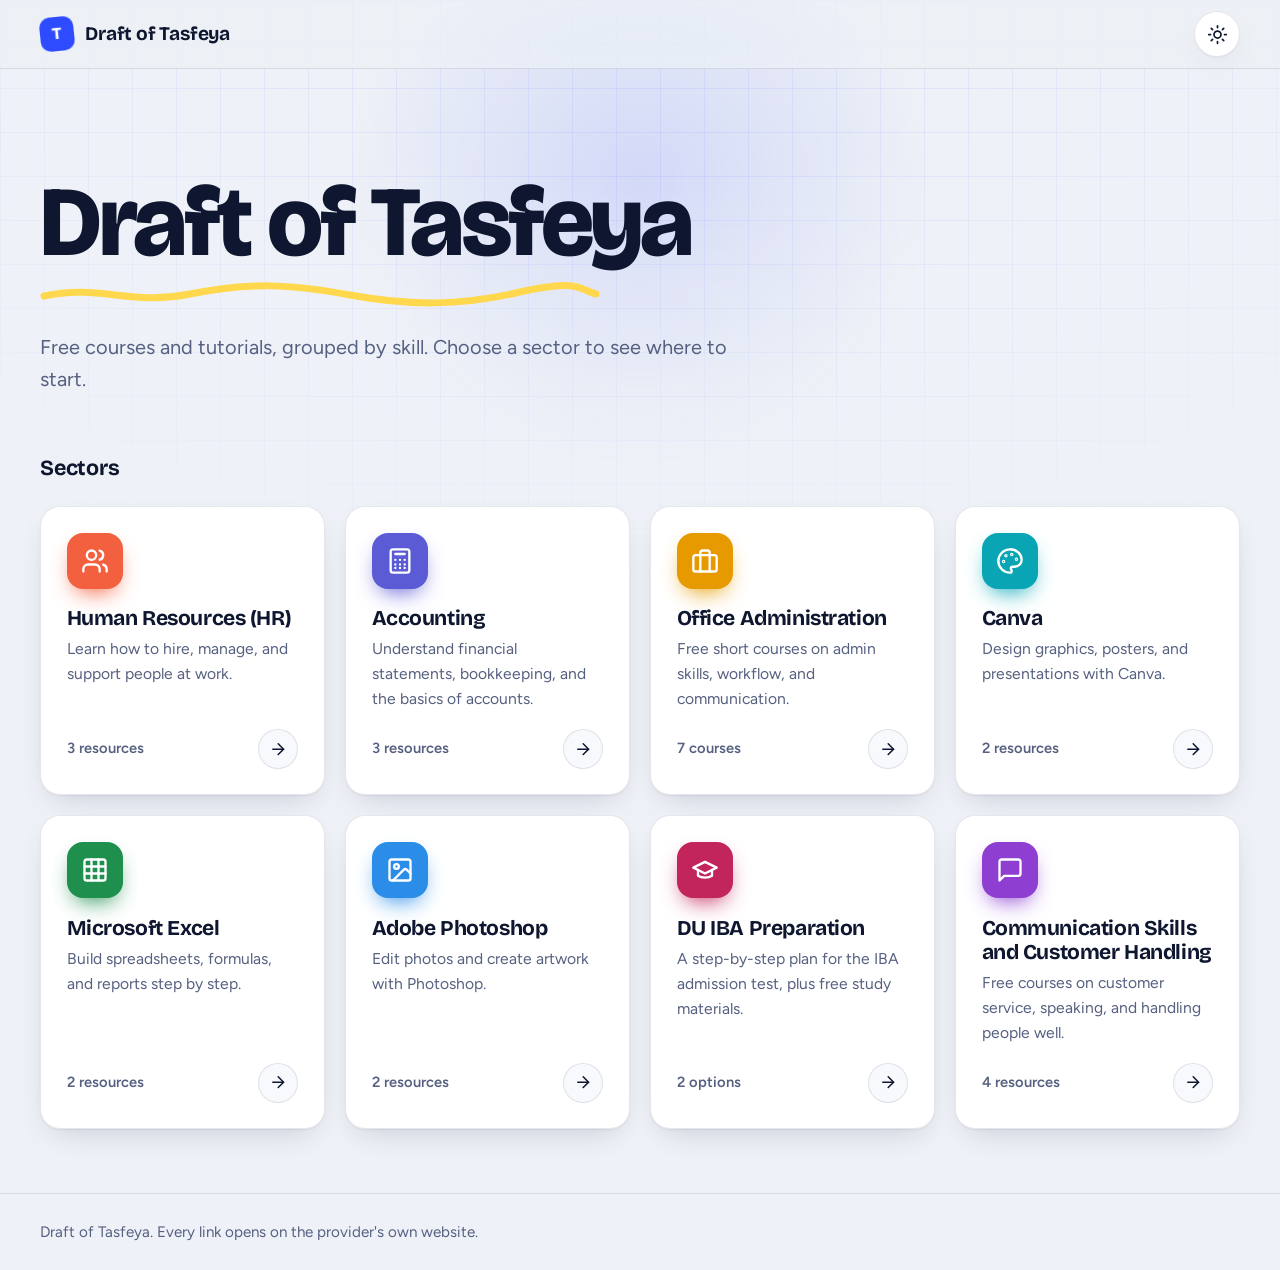
<file: tasfeya/index.html>
<!DOCTYPE html>
<html lang="en" data-theme="light">
<head>
<meta charset="utf-8">
<meta name="viewport" content="width=device-width, initial-scale=1, viewport-fit=cover">
<title>Draft of Tasfeya</title>
<meta name="description" content="Free courses and tutorials for HR, accounting, office administration, Canva, Excel, and Photoshop.">
<meta name="theme-color" content="#eef1f7" media="(prefers-color-scheme: light)">
<meta name="theme-color" content="#0a0e1f" media="(prefers-color-scheme: dark)">
<link rel="icon" href="data:image/svg+xml,%3Csvg xmlns='http://www.w3.org/2000/svg' viewBox='0 0 32 32'%3E%3Crect width='32' height='32' rx='9' fill='%232f4bff'/%3E%3Ctext x='16' y='23' font-family='Arial' font-weight='800' font-size='20' text-anchor='middle' fill='white'%3ET%3C/text%3E%3C/svg%3E">
<link rel="preconnect" href="https://fonts.googleapis.com">
<link rel="preconnect" href="https://fonts.gstatic.com" crossorigin>
<link href="https://fonts.googleapis.com/css2?family=Bricolage+Grotesque:opsz,wght@12..96,500;12..96,600;12..96,700;12..96,800&family=Figtree:wght@400;500;600;700&display=swap" rel="stylesheet">
<script>
(function(){var t;try{t=localStorage.getItem('tasfeya-theme')}catch(e){}
if(!t)t=window.matchMedia('(prefers-color-scheme: dark)').matches?'dark':'light';
document.documentElement.setAttribute('data-theme',t);})();
</script>
<link rel="stylesheet" href="css/style.css">
</head>
<body>
<div class="bg" aria-hidden="true"></div>
<header class="site-header">
  <div class="wrap bar">
    <a class="brand" href="index.html" aria-label="Draft of Tasfeya home"><span class="brand-mark">T</span><span>Draft of Tasfeya</span></a>
    <button class="theme-toggle" type="button" aria-label="Switch color mode"><svg class="icon sun" viewBox="0 0 24 24" aria-hidden="true"><circle cx="12" cy="12" r="4"/><path d="M12 2v2M12 20v2M4.93 4.93l1.41 1.41M17.66 17.66l1.41 1.41M2 12h2M20 12h2M4.93 19.07l1.41-1.41M17.66 6.34l1.41-1.41"/></svg><svg class="icon moon" viewBox="0 0 24 24" aria-hidden="true"><path d="M12 3a6 6 0 0 0 9 9 9 9 0 1 1-9-9Z"/></svg></button>
  </div>
</header>
<main>
  <section class="hero wrap">
    <h1>Draft of Tasfeya</h1>
    <svg class="squiggle" viewBox="0 0 560 24" preserveAspectRatio="none" aria-hidden="true"><path d="M4 14 C 60 2, 90 24, 150 12 S 250 2, 310 13 S 420 24, 480 10 S 540 8, 556 12"/></svg>
    <p class="lead">Free courses and tutorials, grouped by skill. Choose a sector to see where to start.</p>
  </section>
  <section class="wrap" aria-labelledby="sectors-h">
    <h2 class="section-title" id="sectors-h">Sectors</h2>
    <div class="sectors">
      <a class="sector" href="hr.html" style="--c:#f2603f;--i:0">
        <span class="tile"><svg class="icon" viewBox="0 0 24 24" aria-hidden="true"><path d="M16 21v-2a4 4 0 0 0-4-4H6a4 4 0 0 0-4 4v2"/><circle cx="9" cy="7" r="4"/><path d="M22 21v-2a4 4 0 0 0-3-3.87"/><path d="M16 3.13a4 4 0 0 1 0 7.75"/></svg></span>
        <div><h3>Human Resources (HR)</h3><p>Learn how to hire, manage, and support people at work.</p></div>
        <div class="sector-foot"><span>3 resources</span><span class="go"><svg class="icon" viewBox="0 0 24 24" aria-hidden="true"><path d="M5 12h14"/><path d="m12 5 7 7-7 7"/></svg></span></div>
      </a>
      <a class="sector" href="acc.html" style="--c:#5b5bd6;--i:1">
        <span class="tile"><svg class="icon" viewBox="0 0 24 24" aria-hidden="true"><rect x="4" y="2" width="16" height="20" rx="2"/><path d="M8 6h8"/><path d="M8 11h.01M12 11h.01M16 11h.01M8 15h.01M12 15h.01M16 15h.01M8 18h.01M12 18h.01M16 18h.01"/></svg></span>
        <div><h3>Accounting</h3><p>Understand financial statements, bookkeeping, and the basics of accounts.</p></div>
        <div class="sector-foot"><span>3 resources</span><span class="go"><svg class="icon" viewBox="0 0 24 24" aria-hidden="true"><path d="M5 12h14"/><path d="m12 5 7 7-7 7"/></svg></span></div>
      </a>
      <a class="sector" href="ofad.html" style="--c:#e69a00;--i:2">
        <span class="tile"><svg class="icon" viewBox="0 0 24 24" aria-hidden="true"><rect x="2" y="7" width="20" height="14" rx="2"/><path d="M16 21V5a2 2 0 0 0-2-2h-4a2 2 0 0 0-2 2v16"/></svg></span>
        <div><h3>Office Administration</h3><p>Free short courses on admin skills, workflow, and communication.</p></div>
        <div class="sector-foot"><span>7 courses</span><span class="go"><svg class="icon" viewBox="0 0 24 24" aria-hidden="true"><path d="M5 12h14"/><path d="m12 5 7 7-7 7"/></svg></span></div>
      </a>
      <a class="sector" href="canva.html" style="--c:#0aa5b5;--i:3">
        <span class="tile"><svg class="icon" viewBox="0 0 24 24" aria-hidden="true"><circle cx="13.5" cy="6.5" r=".5"/><circle cx="17.5" cy="10.5" r=".5"/><circle cx="8.5" cy="7.5" r=".5"/><circle cx="6.5" cy="12.5" r=".5"/><path d="M12 2C6.5 2 2 6.5 2 12s4.5 10 10 10c.93 0 1.5-.67 1.5-1.5 0-.39-.15-.74-.39-1.04-.23-.29-.38-.63-.38-1.04 0-.83.67-1.5 1.5-1.5H16c3.31 0 6-2.69 6-6 0-4.96-4.5-9-10-9z"/></svg></span>
        <div><h3>Canva</h3><p>Design graphics, posters, and presentations with Canva.</p></div>
        <div class="sector-foot"><span>2 resources</span><span class="go"><svg class="icon" viewBox="0 0 24 24" aria-hidden="true"><path d="M5 12h14"/><path d="m12 5 7 7-7 7"/></svg></span></div>
      </a>
      <a class="sector" href="msx.html" style="--c:#1f8f4e;--i:4">
        <span class="tile"><svg class="icon" viewBox="0 0 24 24" aria-hidden="true"><rect x="3" y="3" width="18" height="18" rx="2"/><path d="M3 9h18M3 15h18M9 3v18M15 3v18"/></svg></span>
        <div><h3>Microsoft Excel</h3><p>Build spreadsheets, formulas, and reports step by step.</p></div>
        <div class="sector-foot"><span>2 resources</span><span class="go"><svg class="icon" viewBox="0 0 24 24" aria-hidden="true"><path d="M5 12h14"/><path d="m12 5 7 7-7 7"/></svg></span></div>
      </a>
      <a class="sector" href="adobe.html" style="--c:#2b8de8;--i:5">
        <span class="tile"><svg class="icon" viewBox="0 0 24 24" aria-hidden="true"><rect x="3" y="3" width="18" height="18" rx="2"/><circle cx="9" cy="9" r="2"/><path d="m21 15-3.09-3.09a2 2 0 0 0-2.82 0L6 21"/></svg></span>
        <div><h3>Adobe Photoshop</h3><p>Edit photos and create artwork with Photoshop.</p></div>
        <div class="sector-foot"><span>2 resources</span><span class="go"><svg class="icon" viewBox="0 0 24 24" aria-hidden="true"><path d="M5 12h14"/><path d="m12 5 7 7-7 7"/></svg></span></div>
      </a>
      <a class="sector" href="iba.html" style="--c:#c2255c;--i:6">
        <span class="tile"><svg class="icon" viewBox="0 0 24 24" aria-hidden="true"><path d="M22 10 12 5 2 10l10 5 10-5Z"/><path d="M6 12v5c3 2 9 2 12 0v-5"/></svg></span>
        <div><h3>DU IBA Preparation</h3><p>A step-by-step plan for the IBA admission test, plus free study materials.</p></div>
        <div class="sector-foot"><span>2 options</span><span class="go"><svg class="icon" viewBox="0 0 24 24" aria-hidden="true"><path d="M5 12h14"/><path d="m12 5 7 7-7 7"/></svg></span></div>
      </a>
      <a class="sector" href="csch.html" style="--c:#8e3fd1;--i:7">
        <span class="tile"><svg class="icon" viewBox="0 0 24 24" aria-hidden="true"><path d="M21 15a2 2 0 0 1-2 2H7l-4 4V5a2 2 0 0 1 2-2h14a2 2 0 0 1 2 2z"/></svg></span>
        <div><h3>Communication Skills and Customer Handling</h3><p>Free courses on customer service, speaking, and handling people well.</p></div>
        <div class="sector-foot"><span>4 resources</span><span class="go"><svg class="icon" viewBox="0 0 24 24" aria-hidden="true"><path d="M5 12h14"/><path d="m12 5 7 7-7 7"/></svg></span></div>
      </a>
    </div>
  </section>
</main>
<footer class="site-footer"><div class="wrap">Draft of Tasfeya. Every link opens on the provider's own website.</div></footer>
<script src="js/main.js"></script>
</body>
</html>
</file>
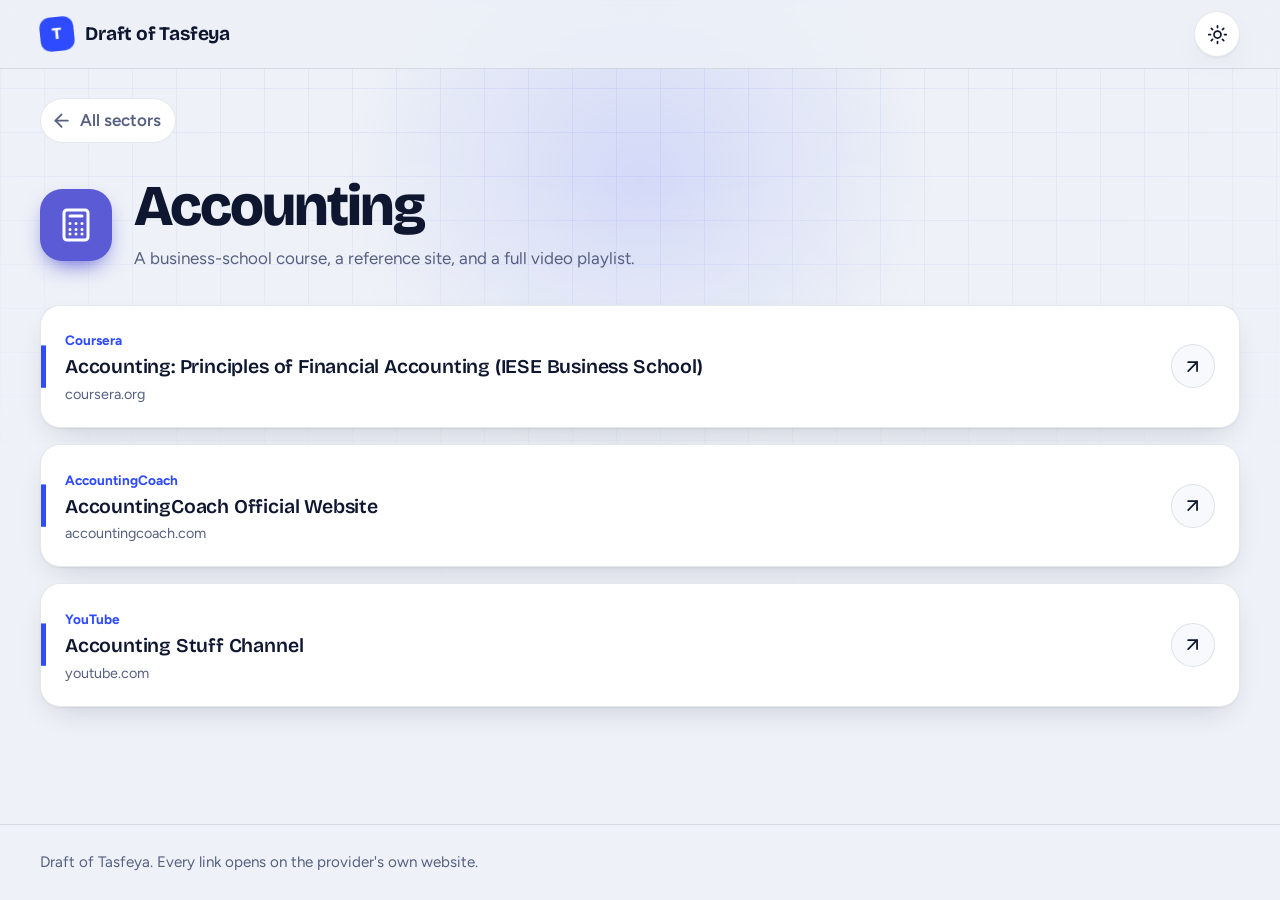
<file: tasfeya/acc.html>
<!DOCTYPE html>

<html lang="en" data-theme="light">
<head>
<meta charset="utf-8">
<meta name="viewport" content="width=device-width, initial-scale=1, viewport-fit=cover">
<title>Accounting | Draft of Tasfeya</title>
<meta name="description" content="Understand financial statements, bookkeeping, and the basics of accounts.">
<meta name="theme-color" content="#eef1f7" media="(prefers-color-scheme: light)">
<meta name="theme-color" content="#0a0e1f" media="(prefers-color-scheme: dark)">
<link rel="icon" href="data:image/svg+xml,%3Csvg xmlns='http://www.w3.org/2000/svg' viewBox='0 0 32 32'%3E%3Crect width='32' height='32' rx='9' fill='%232f4bff'/%3E%3Ctext x='16' y='23' font-family='Arial' font-weight='800' font-size='20' text-anchor='middle' fill='white'%3ET%3C/text%3E%3C/svg%3E">
<link rel="preconnect" href="https://fonts.googleapis.com">
<link rel="preconnect" href="https://fonts.gstatic.com" crossorigin>
<link href="https://fonts.googleapis.com/css2?family=Bricolage+Grotesque:opsz,wght@12..96,500;12..96,600;12..96,700;12..96,800&family=Figtree:wght@400;500;600;700&display=swap" rel="stylesheet">
<script>
(function(){var t;try{t=localStorage.getItem('tasfeya-theme')}catch(e){}
if(!t)t=window.matchMedia('(prefers-color-scheme: dark)').matches?'dark':'light';
document.documentElement.setAttribute('data-theme',t);})();
</script>
<link rel="stylesheet" href="css/style.css">
</head>
<body>
<div class="bg" aria-hidden="true"></div>
<header class="site-header">
  <div class="wrap bar">
    <a class="brand" href="index.html" aria-label="Draft of Tasfeya home"><span class="brand-mark">T</span><span>Draft of Tasfeya</span></a>
    <button class="theme-toggle" type="button" aria-label="Switch color mode"><svg class="icon sun" viewBox="0 0 24 24" aria-hidden="true"><circle cx="12" cy="12" r="4"/><path d="M12 2v2M12 20v2M4.93 4.93l1.41 1.41M17.66 17.66l1.41 1.41M2 12h2M20 12h2M4.93 19.07l1.41-1.41M17.66 6.34l1.41-1.41"/></svg><svg class="icon moon" viewBox="0 0 24 24" aria-hidden="true"><path d="M12 3a6 6 0 0 0 9 9 9 9 0 1 1-9-9Z"/></svg></button>
  </div>
</header>
<main class="wrap">
  <a class="back" href="index.html"><svg class="icon" viewBox="0 0 24 24" aria-hidden="true"><path d="M19 12H5"/><path d="m12 19-7-7 7-7"/></svg><span>All sectors</span></a>
  <section class="page-hero" style="--c:#5b5bd6">
    <span class="tile"><svg class="icon" viewBox="0 0 24 24" aria-hidden="true"><rect x="4" y="2" width="16" height="20" rx="2"/><path d="M8 6h8"/><path d="M8 11h.01M12 11h.01M16 11h.01M8 15h.01M12 15h.01M16 15h.01M8 18h.01M12 18h.01M16 18h.01"/></svg></span>
    <div><h1>Accounting</h1><p>A business-school course, a reference site, and a full video playlist.</p></div>
  </section>
  <section style="--c:#5b5bd6" aria-label="Resources">
    <div class="resources">
      <a class="resource" href="https://www.coursera.org/learn/financial-accounting" target="_blank" rel="noopener noreferrer" style="--i:0">
        <div class="res-body"><span class="provider">Coursera</span><h2 class="res-title">Accounting: Principles of Financial Accounting (IESE Business School)</h2><p class="res-host">coursera.org</p></div>
        <span class="open-ico"><svg class="icon" viewBox="0 0 24 24" aria-hidden="true"><path d="M7 17 17 7"/><path d="M7 7h10v10"/></svg></span>
      </a>
      <a class="resource" href="https://www.accountingcoach.com/" target="_blank" rel="noopener noreferrer" style="--i:1">
        <div class="res-body"><span class="provider">AccountingCoach</span><h2 class="res-title">AccountingCoach Official Website</h2><p class="res-host">accountingcoach.com</p></div>
        <span class="open-ico"><svg class="icon" viewBox="0 0 24 24" aria-hidden="true"><path d="M7 17 17 7"/><path d="M7 7h10v10"/></svg></span>
      </a>
      <a class="resource" href="https://www.youtube.com/playlist?list=PL5zKSeS09l319EwVk4-Y8xq0O4Cn18Y4c" target="_blank" rel="noopener noreferrer" style="--i:2">
        <div class="res-body"><span class="provider">YouTube</span><h2 class="res-title">Accounting Stuff Channel</h2><p class="res-host">youtube.com</p></div>
        <span class="open-ico"><svg class="icon" viewBox="0 0 24 24" aria-hidden="true"><path d="M7 17 17 7"/><path d="M7 7h10v10"/></svg></span>
      </a>
    </div>
  </section>
</main>
<footer class="site-footer"><div class="wrap">Draft of Tasfeya. Every link opens on the provider's own website.</div></footer>
<script src="js/main.js"></script>
</body>
</html>
</file>
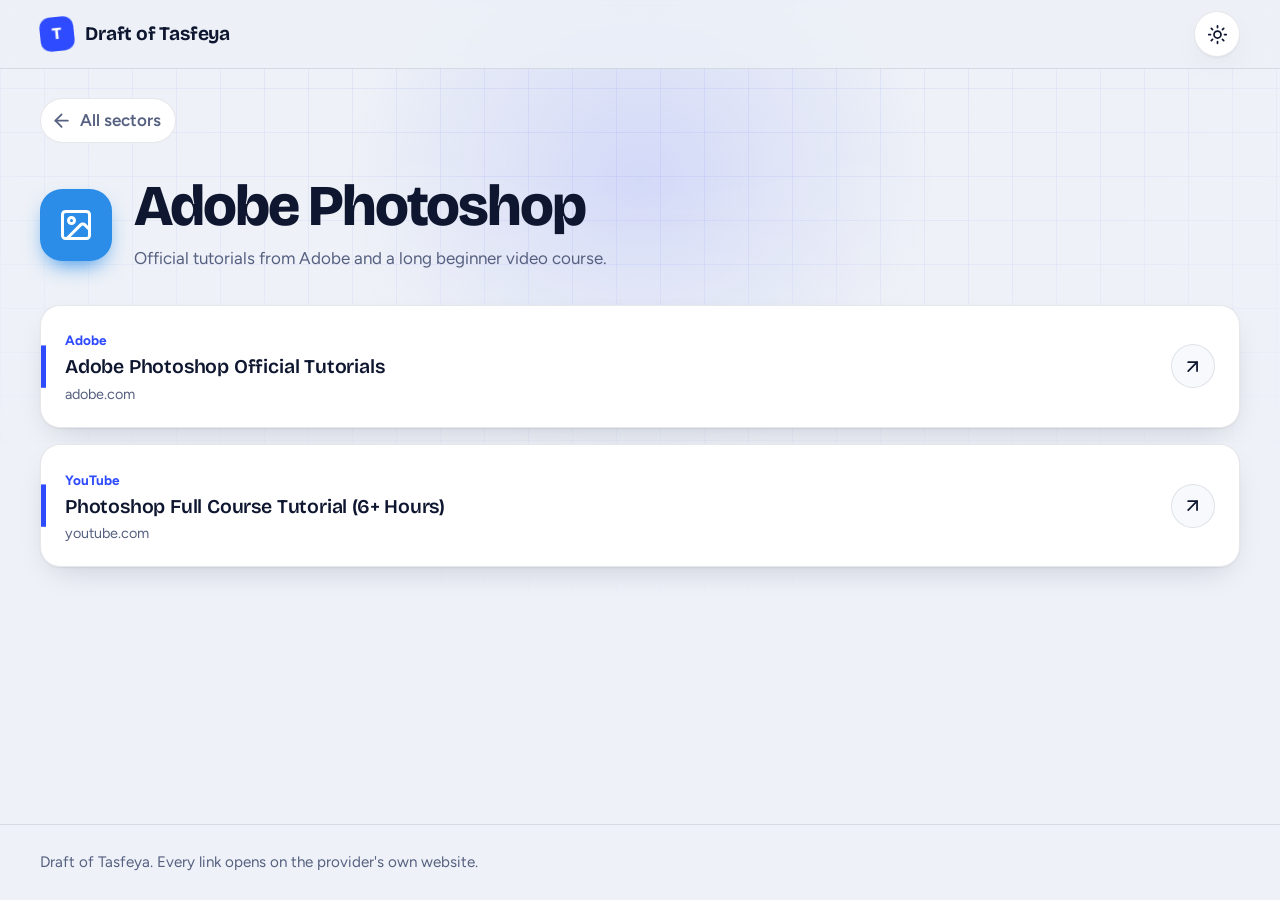
<file: tasfeya/adobe.html>
<!DOCTYPE html>
<html lang="en" data-theme="light">
<head>
<meta charset="utf-8">
<meta name="viewport" content="width=device-width, initial-scale=1, viewport-fit=cover">
<title>Adobe Photoshop | Draft of Tasfeya</title>
<meta name="description" content="Edit photos and create artwork with Photoshop.">
<meta name="theme-color" content="#eef1f7" media="(prefers-color-scheme: light)">
<meta name="theme-color" content="#0a0e1f" media="(prefers-color-scheme: dark)">
<link rel="icon" href="data:image/svg+xml,%3Csvg xmlns='http://www.w3.org/2000/svg' viewBox='0 0 32 32'%3E%3Crect width='32' height='32' rx='9' fill='%232f4bff'/%3E%3Ctext x='16' y='23' font-family='Arial' font-weight='800' font-size='20' text-anchor='middle' fill='white'%3ET%3C/text%3E%3C/svg%3E">
<link rel="preconnect" href="https://fonts.googleapis.com">
<link rel="preconnect" href="https://fonts.gstatic.com" crossorigin>
<link href="https://fonts.googleapis.com/css2?family=Bricolage+Grotesque:opsz,wght@12..96,500;12..96,600;12..96,700;12..96,800&family=Figtree:wght@400;500;600;700&display=swap" rel="stylesheet">
<script>
(function(){var t;try{t=localStorage.getItem('tasfeya-theme')}catch(e){}
if(!t)t=window.matchMedia('(prefers-color-scheme: dark)').matches?'dark':'light';
document.documentElement.setAttribute('data-theme',t);})();
</script>
<link rel="stylesheet" href="css/style.css">
</head>
<body>
<div class="bg" aria-hidden="true"></div>
<header class="site-header">
  <div class="wrap bar">
    <a class="brand" href="index.html" aria-label="Draft of Tasfeya home"><span class="brand-mark">T</span><span>Draft of Tasfeya</span></a>
    <button class="theme-toggle" type="button" aria-label="Switch color mode"><svg class="icon sun" viewBox="0 0 24 24" aria-hidden="true"><circle cx="12" cy="12" r="4"/><path d="M12 2v2M12 20v2M4.93 4.93l1.41 1.41M17.66 17.66l1.41 1.41M2 12h2M20 12h2M4.93 19.07l1.41-1.41M17.66 6.34l1.41-1.41"/></svg><svg class="icon moon" viewBox="0 0 24 24" aria-hidden="true"><path d="M12 3a6 6 0 0 0 9 9 9 9 0 1 1-9-9Z"/></svg></button>
  </div>
</header>
<main class="wrap">
  <a class="back" href="index.html"><svg class="icon" viewBox="0 0 24 24" aria-hidden="true"><path d="M19 12H5"/><path d="m12 19-7-7 7-7"/></svg><span>All sectors</span></a>
  <section class="page-hero" style="--c:#2b8de8">
    <span class="tile"><svg class="icon" viewBox="0 0 24 24" aria-hidden="true"><rect x="3" y="3" width="18" height="18" rx="2"/><circle cx="9" cy="9" r="2"/><path d="m21 15-3.09-3.09a2 2 0 0 0-2.82 0L6 21"/></svg></span>
    <div><h1>Adobe Photoshop</h1><p>Official tutorials from Adobe and a long beginner video course.</p></div>
  </section>
  <section style="--c:#2b8de8" aria-label="Resources">
    <div class="resources">
      <a class="resource" href="https://www.adobe.com/learn/photoshop?topic=all" target="_blank" rel="noopener noreferrer" style="--i:0">
        <div class="res-body"><span class="provider">Adobe</span><h2 class="res-title">Adobe Photoshop Official Tutorials</h2><p class="res-host">adobe.com</p></div>
        <span class="open-ico"><svg class="icon" viewBox="0 0 24 24" aria-hidden="true"><path d="M7 17 17 7"/><path d="M7 7h10v10"/></svg></span>
      </a>
      <a class="resource" href="https://www.youtube.com/watch?v=ZbvLJ5XtPpA" target="_blank" rel="noopener noreferrer" style="--i:1">
        <div class="res-body"><span class="provider">YouTube</span><h2 class="res-title">Photoshop Full Course Tutorial (6+ Hours)</h2><p class="res-host">youtube.com</p></div>
        <span class="open-ico"><svg class="icon" viewBox="0 0 24 24" aria-hidden="true"><path d="M7 17 17 7"/><path d="M7 7h10v10"/></svg></span>
      </a>
    </div>
  </section>
</main>
<footer class="site-footer"><div class="wrap">Draft of Tasfeya. Every link opens on the provider's own website.</div></footer>
<script src="js/main.js"></script>
</body>
</html>
</file>
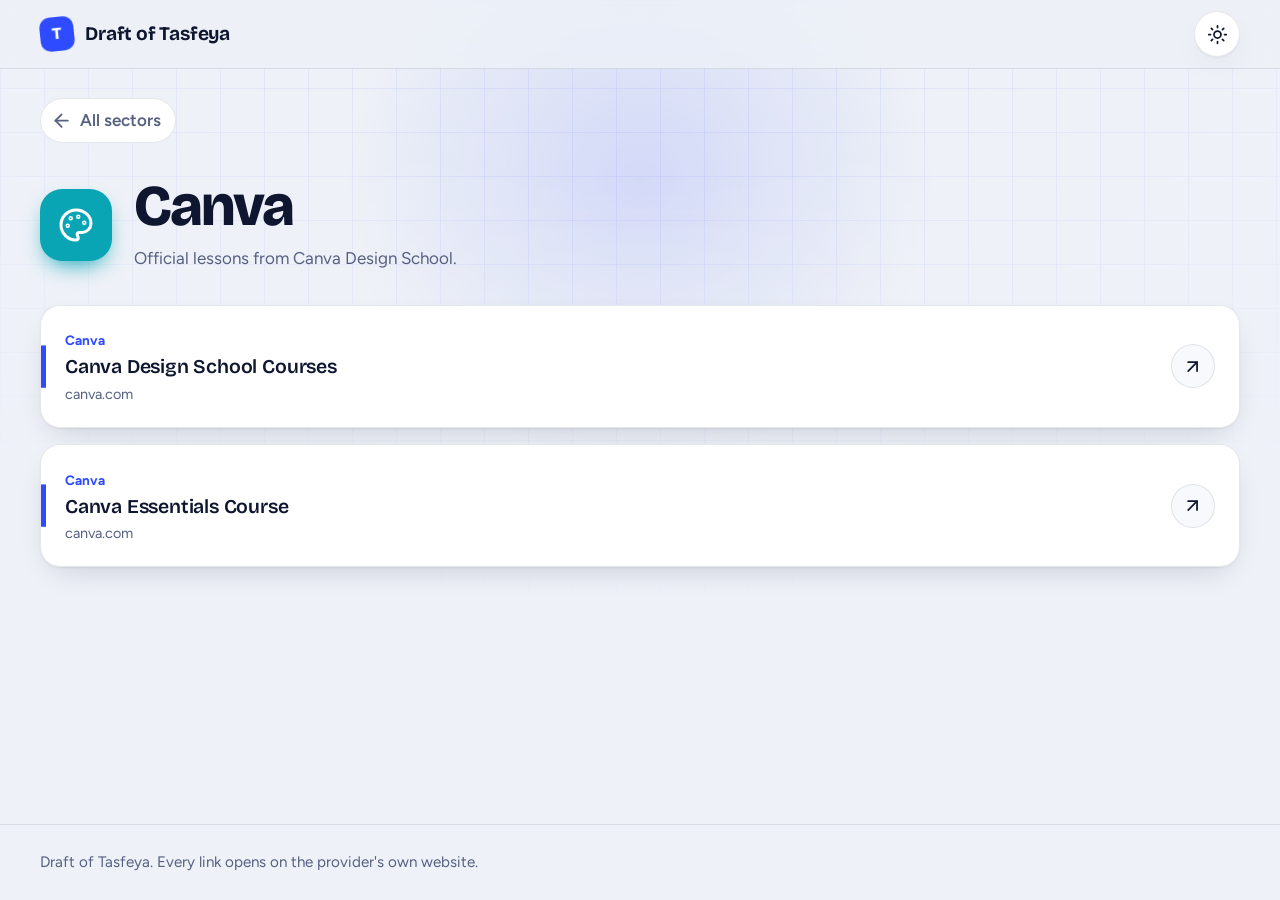
<file: tasfeya/canva.html>
<!DOCTYPE html>
<html lang="en" data-theme="light">
<head>
<meta charset="utf-8">
<meta name="viewport" content="width=device-width, initial-scale=1, viewport-fit=cover">
<title>Canva | Draft of Tasfeya</title>
<meta name="description" content="Design graphics, posters, and presentations with Canva.">
<meta name="theme-color" content="#eef1f7" media="(prefers-color-scheme: light)">
<meta name="theme-color" content="#0a0e1f" media="(prefers-color-scheme: dark)">
<link rel="icon" href="data:image/svg+xml,%3Csvg xmlns='http://www.w3.org/2000/svg' viewBox='0 0 32 32'%3E%3Crect width='32' height='32' rx='9' fill='%232f4bff'/%3E%3Ctext x='16' y='23' font-family='Arial' font-weight='800' font-size='20' text-anchor='middle' fill='white'%3ET%3C/text%3E%3C/svg%3E">
<link rel="preconnect" href="https://fonts.googleapis.com">
<link rel="preconnect" href="https://fonts.gstatic.com" crossorigin>
<link href="https://fonts.googleapis.com/css2?family=Bricolage+Grotesque:opsz,wght@12..96,500;12..96,600;12..96,700;12..96,800&family=Figtree:wght@400;500;600;700&display=swap" rel="stylesheet">
<script>
(function(){var t;try{t=localStorage.getItem('tasfeya-theme')}catch(e){}
if(!t)t=window.matchMedia('(prefers-color-scheme: dark)').matches?'dark':'light';
document.documentElement.setAttribute('data-theme',t);})();
</script>
<link rel="stylesheet" href="css/style.css">
</head>
<body>
<div class="bg" aria-hidden="true"></div>
<header class="site-header">
  <div class="wrap bar">
    <a class="brand" href="index.html" aria-label="Draft of Tasfeya home"><span class="brand-mark">T</span><span>Draft of Tasfeya</span></a>
    <button class="theme-toggle" type="button" aria-label="Switch color mode"><svg class="icon sun" viewBox="0 0 24 24" aria-hidden="true"><circle cx="12" cy="12" r="4"/><path d="M12 2v2M12 20v2M4.93 4.93l1.41 1.41M17.66 17.66l1.41 1.41M2 12h2M20 12h2M4.93 19.07l1.41-1.41M17.66 6.34l1.41-1.41"/></svg><svg class="icon moon" viewBox="0 0 24 24" aria-hidden="true"><path d="M12 3a6 6 0 0 0 9 9 9 9 0 1 1-9-9Z"/></svg></button>
  </div>
</header>
<main class="wrap">
  <a class="back" href="index.html"><svg class="icon" viewBox="0 0 24 24" aria-hidden="true"><path d="M19 12H5"/><path d="m12 19-7-7 7-7"/></svg><span>All sectors</span></a>
  <section class="page-hero" style="--c:#0aa5b5">
    <span class="tile"><svg class="icon" viewBox="0 0 24 24" aria-hidden="true"><circle cx="13.5" cy="6.5" r=".5"/><circle cx="17.5" cy="10.5" r=".5"/><circle cx="8.5" cy="7.5" r=".5"/><circle cx="6.5" cy="12.5" r=".5"/><path d="M12 2C6.5 2 2 6.5 2 12s4.5 10 10 10c.93 0 1.5-.67 1.5-1.5 0-.39-.15-.74-.39-1.04-.23-.29-.38-.63-.38-1.04 0-.83.67-1.5 1.5-1.5H16c3.31 0 6-2.69 6-6 0-4.96-4.5-9-10-9z"/></svg></span>
    <div><h1>Canva</h1><p>Official lessons from Canva Design School.</p></div>
  </section>
  <section style="--c:#0aa5b5" aria-label="Resources">
    <div class="resources">
      <a class="resource" href="https://www.canva.com/design-school/courses/" target="_blank" rel="noopener noreferrer" style="--i:0">
        <div class="res-body"><span class="provider">Canva</span><h2 class="res-title">Canva Design School Courses</h2><p class="res-host">canva.com</p></div>
        <span class="open-ico"><svg class="icon" viewBox="0 0 24 24" aria-hidden="true"><path d="M7 17 17 7"/><path d="M7 7h10v10"/></svg></span>
      </a>
      <a class="resource" href="https://www.canva.com/design-school/courses/canva-essentials/" target="_blank" rel="noopener noreferrer" style="--i:1">
        <div class="res-body"><span class="provider">Canva</span><h2 class="res-title">Canva Essentials Course</h2><p class="res-host">canva.com</p></div>
        <span class="open-ico"><svg class="icon" viewBox="0 0 24 24" aria-hidden="true"><path d="M7 17 17 7"/><path d="M7 7h10v10"/></svg></span>
      </a>
    </div>
  </section>
</main>
<footer class="site-footer"><div class="wrap">Draft of Tasfeya. Every link opens on the provider's own website.</div></footer>
<script src="js/main.js"></script>
</body>
</html>
</file>
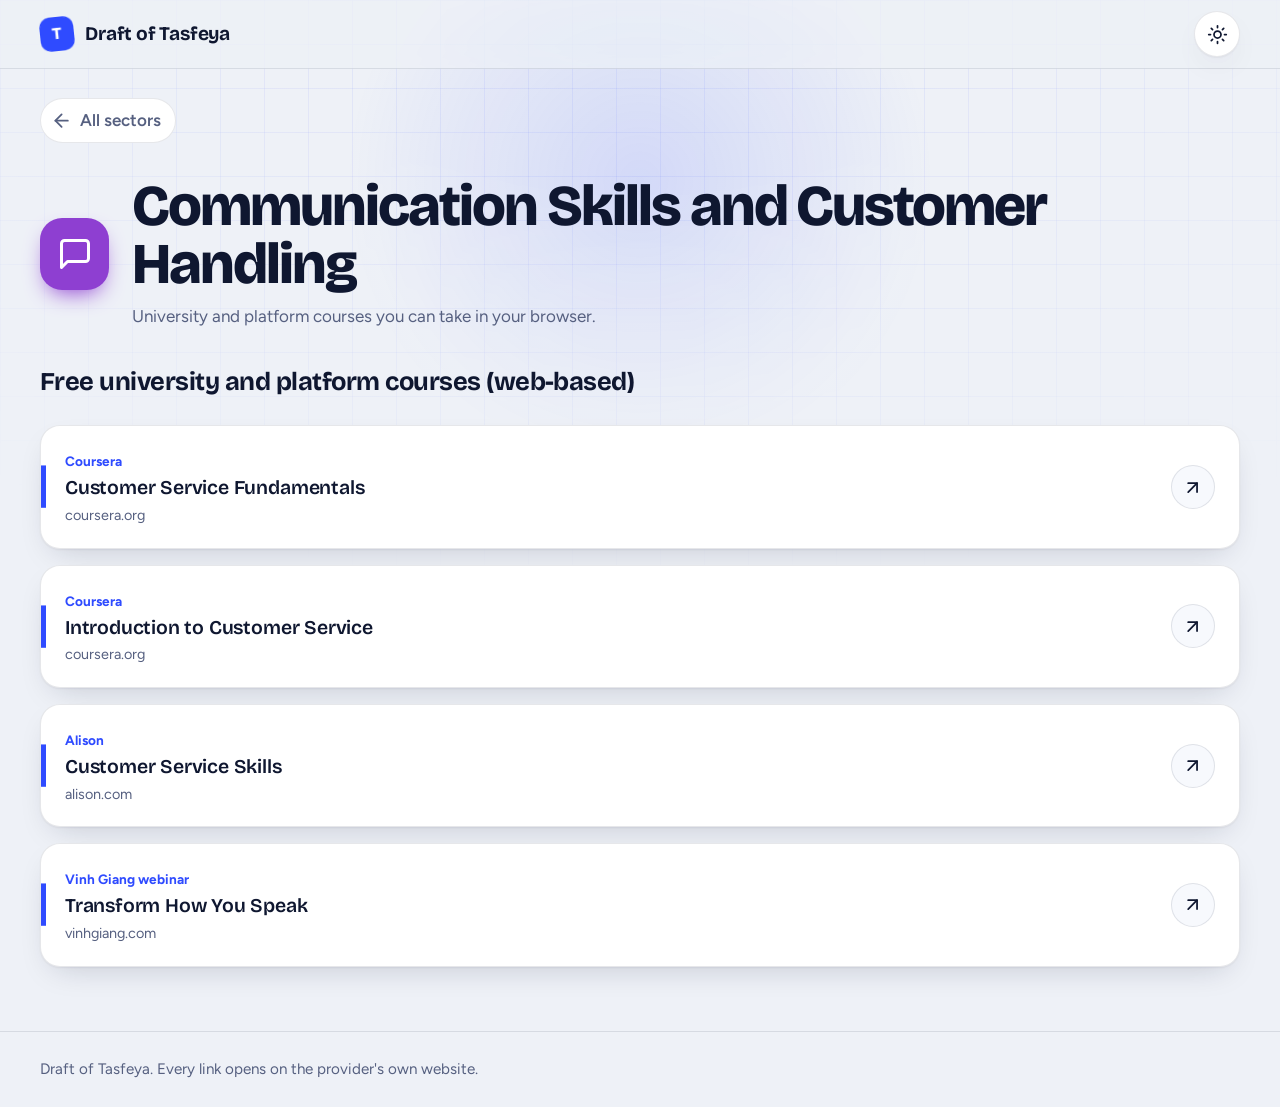
<file: tasfeya/csch.html>
<!DOCTYPE html>
<html lang="en" data-theme="light">
<head>
<meta charset="utf-8">
<meta name="viewport" content="width=device-width, initial-scale=1, viewport-fit=cover">
<title>Communication Skills and Customer Handling | Draft of Tasfeya</title>
<meta name="description" content="Free courses on customer service, speaking, and handling people well.">
<meta name="theme-color" content="#eef1f7" media="(prefers-color-scheme: light)">
<meta name="theme-color" content="#0a0e1f" media="(prefers-color-scheme: dark)">
<link rel="icon" href="data:image/svg+xml,%3Csvg xmlns='http://www.w3.org/2000/svg' viewBox='0 0 32 32'%3E%3Crect width='32' height='32' rx='9' fill='%232f4bff'/%3E%3Ctext x='16' y='23' font-family='Arial' font-weight='800' font-size='20' text-anchor='middle' fill='white'%3ET%3C/text%3E%3C/svg%3E">
<link rel="preconnect" href="https://fonts.googleapis.com">
<link rel="preconnect" href="https://fonts.gstatic.com" crossorigin>
<link href="https://fonts.googleapis.com/css2?family=Bricolage+Grotesque:opsz,wght@12..96,500;12..96,600;12..96,700;12..96,800&family=Figtree:wght@400;500;600;700&display=swap" rel="stylesheet">
<script>
(function(){var t;try{t=localStorage.getItem('tasfeya-theme')}catch(e){}
if(!t)t=window.matchMedia('(prefers-color-scheme: dark)').matches?'dark':'light';
document.documentElement.setAttribute('data-theme',t);})();
</script>
<link rel="stylesheet" href="css/style.css">
</head>
<body>
<div class="bg" aria-hidden="true"></div>
<header class="site-header">
  <div class="wrap bar">
    <a class="brand" href="index.html" aria-label="Draft of Tasfeya home"><span class="brand-mark">T</span><span>Draft of Tasfeya</span></a>
    <button class="theme-toggle" type="button" aria-label="Switch color mode"><svg class="icon sun" viewBox="0 0 24 24" aria-hidden="true"><circle cx="12" cy="12" r="4"/><path d="M12 2v2M12 20v2M4.93 4.93l1.41 1.41M17.66 17.66l1.41 1.41M2 12h2M20 12h2M4.93 19.07l1.41-1.41M17.66 6.34l1.41-1.41"/></svg><svg class="icon moon" viewBox="0 0 24 24" aria-hidden="true"><path d="M12 3a6 6 0 0 0 9 9 9 9 0 1 1-9-9Z"/></svg></button>
  </div>
</header>
<main class="wrap">
  <a class="back" href="index.html"><svg class="icon" viewBox="0 0 24 24" aria-hidden="true"><path d="M19 12H5"/><path d="m12 19-7-7 7-7"/></svg><span>All sectors</span></a>
  <section class="page-hero" style="--c:#8e3fd1">
    <span class="tile"><svg class="icon" viewBox="0 0 24 24" aria-hidden="true"><path d="M21 15a2 2 0 0 1-2 2H7l-4 4V5a2 2 0 0 1 2-2h14a2 2 0 0 1 2 2z"/></svg></span>
    <div><h1>Communication Skills and Customer Handling</h1><p>University and platform courses you can take in your browser.</p></div>
  </section>
  <section style="--c:#8e3fd1" aria-label="Resources">
    <div class="resources">
      <h2 class="group-title">Free university and platform courses (web-based)</h2>
      <a class="resource" href="https://www.coursera.org/learn/customer-service-fundamentals" target="_blank" rel="noopener noreferrer" style="--i:0">
        <div class="res-body"><span class="provider">Coursera</span><h2 class="res-title">Customer Service Fundamentals</h2><p class="res-host">coursera.org</p></div>
        <span class="open-ico"><svg class="icon" viewBox="0 0 24 24" aria-hidden="true"><path d="M7 17 17 7"/><path d="M7 7h10v10"/></svg></span>
      </a>
      <a class="resource" href="https://www.coursera.org/learn/introduction-to-customer-service" target="_blank" rel="noopener noreferrer" style="--i:1">
        <div class="res-body"><span class="provider">Coursera</span><h2 class="res-title">Introduction to Customer Service</h2><p class="res-host">coursera.org</p></div>
        <span class="open-ico"><svg class="icon" viewBox="0 0 24 24" aria-hidden="true"><path d="M7 17 17 7"/><path d="M7 7h10v10"/></svg></span>
      </a>
      <a class="resource" href="https://alison.com/course/customer-service-skills" target="_blank" rel="noopener noreferrer" style="--i:2">
        <div class="res-body"><span class="provider">Alison</span><h2 class="res-title">Customer Service Skills</h2><p class="res-host">alison.com</p></div>
        <span class="open-ico"><svg class="icon" viewBox="0 0 24 24" aria-hidden="true"><path d="M7 17 17 7"/><path d="M7 7h10v10"/></svg></span>
      </a>
      <a class="resource" href="https://vinhgiang.com/webinars/october-2026" target="_blank" rel="noopener noreferrer" style="--i:3">
        <div class="res-body"><span class="provider">Vinh Giang webinar</span><h2 class="res-title">Transform How You Speak</h2><p class="res-host">vinhgiang.com</p></div>
        <span class="open-ico"><svg class="icon" viewBox="0 0 24 24" aria-hidden="true"><path d="M7 17 17 7"/><path d="M7 7h10v10"/></svg></span>
      </a>
    </div>
  </section>
</main>
<footer class="site-footer"><div class="wrap">Draft of Tasfeya. Every link opens on the provider's own website.</div></footer>
<script src="js/main.js"></script>
</body>
</html>
</file>
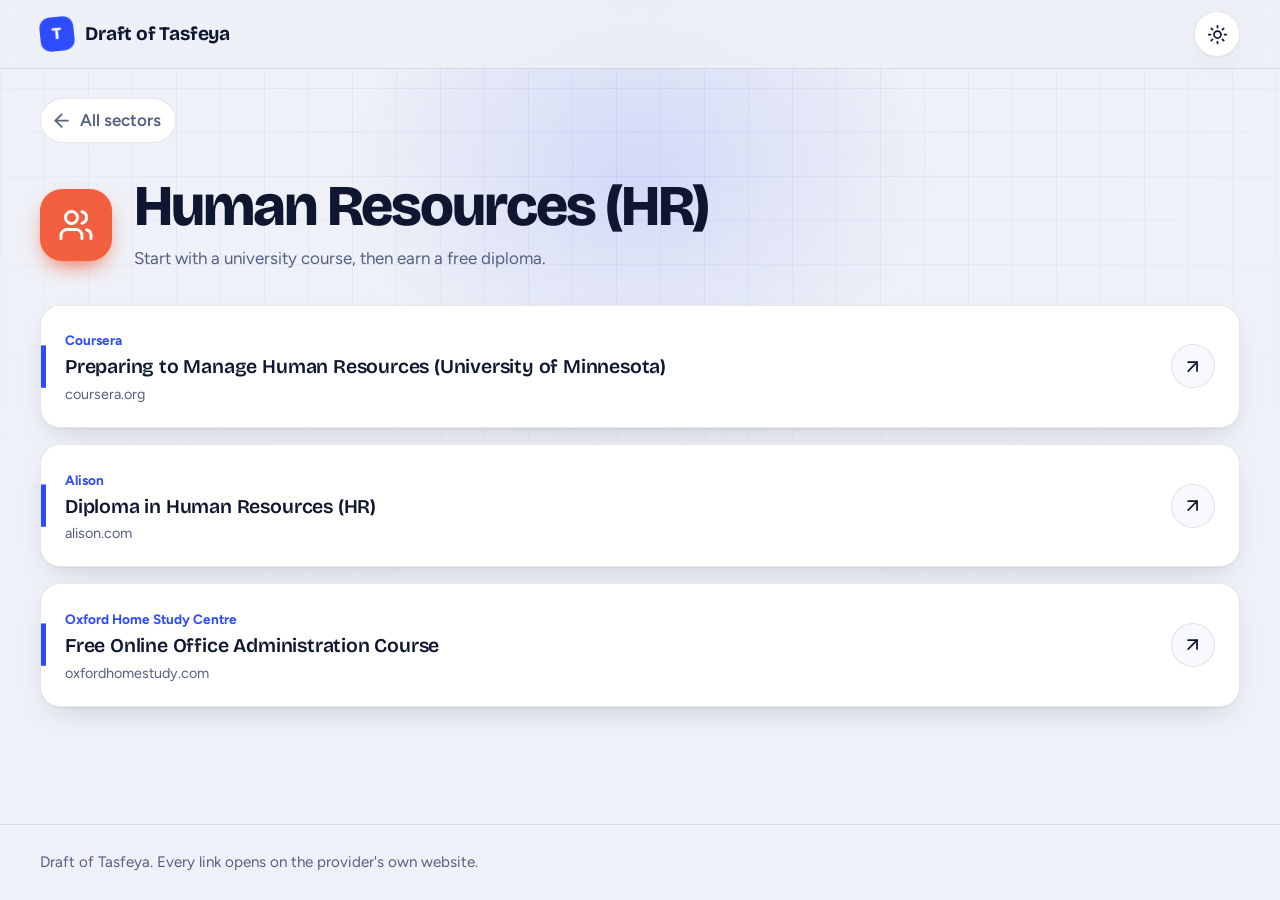
<file: tasfeya/hr.html>
<!DOCTYPE html>
<html lang="en" data-theme="light">
<head>
<meta charset="utf-8">
<meta name="viewport" content="width=device-width, initial-scale=1, viewport-fit=cover">
<title>Human Resources (HR) | Draft of Tasfeya</title>
<meta name="description" content="Learn how to hire, manage, and support people at work.">
<meta name="theme-color" content="#eef1f7" media="(prefers-color-scheme: light)">
<meta name="theme-color" content="#0a0e1f" media="(prefers-color-scheme: dark)">
<link rel="icon" href="data:image/svg+xml,%3Csvg xmlns='http://www.w3.org/2000/svg' viewBox='0 0 32 32'%3E%3Crect width='32' height='32' rx='9' fill='%232f4bff'/%3E%3Ctext x='16' y='23' font-family='Arial' font-weight='800' font-size='20' text-anchor='middle' fill='white'%3ET%3C/text%3E%3C/svg%3E">
<link rel="preconnect" href="https://fonts.googleapis.com">
<link rel="preconnect" href="https://fonts.gstatic.com" crossorigin>
<link href="https://fonts.googleapis.com/css2?family=Bricolage+Grotesque:opsz,wght@12..96,500;12..96,600;12..96,700;12..96,800&family=Figtree:wght@400;500;600;700&display=swap" rel="stylesheet">
<script>
(function(){var t;try{t=localStorage.getItem('tasfeya-theme')}catch(e){}
if(!t)t=window.matchMedia('(prefers-color-scheme: dark)').matches?'dark':'light';
document.documentElement.setAttribute('data-theme',t);})();
</script>
<link rel="stylesheet" href="css/style.css">
</head>
<body>
<div class="bg" aria-hidden="true"></div>
<header class="site-header">
  <div class="wrap bar">
    <a class="brand" href="index.html" aria-label="Draft of Tasfeya home"><span class="brand-mark">T</span><span>Draft of Tasfeya</span></a>
    <button class="theme-toggle" type="button" aria-label="Switch color mode"><svg class="icon sun" viewBox="0 0 24 24" aria-hidden="true"><circle cx="12" cy="12" r="4"/><path d="M12 2v2M12 20v2M4.93 4.93l1.41 1.41M17.66 17.66l1.41 1.41M2 12h2M20 12h2M4.93 19.07l1.41-1.41M17.66 6.34l1.41-1.41"/></svg><svg class="icon moon" viewBox="0 0 24 24" aria-hidden="true"><path d="M12 3a6 6 0 0 0 9 9 9 9 0 1 1-9-9Z"/></svg></button>
  </div>
</header>
<main class="wrap">
  <a class="back" href="index.html"><svg class="icon" viewBox="0 0 24 24" aria-hidden="true"><path d="M19 12H5"/><path d="m12 19-7-7 7-7"/></svg><span>All sectors</span></a>
  <section class="page-hero" style="--c:#f2603f">
    <span class="tile"><svg class="icon" viewBox="0 0 24 24" aria-hidden="true"><path d="M16 21v-2a4 4 0 0 0-4-4H6a4 4 0 0 0-4 4v2"/><circle cx="9" cy="7" r="4"/><path d="M22 21v-2a4 4 0 0 0-3-3.87"/><path d="M16 3.13a4 4 0 0 1 0 7.75"/></svg></span>
    <div><h1>Human Resources (HR)</h1><p>Start with a university course, then earn a free diploma.</p></div>
  </section>
  <section style="--c:#f2603f" aria-label="Resources">
    <div class="resources">
      <a class="resource" href="https://www.coursera.org/learn/managing-human-resources" target="_blank" rel="noopener noreferrer" style="--i:0">
        <div class="res-body"><span class="provider">Coursera</span><h2 class="res-title">Preparing to Manage Human Resources (University of Minnesota)</h2><p class="res-host">coursera.org</p></div>
        <span class="open-ico"><svg class="icon" viewBox="0 0 24 24" aria-hidden="true"><path d="M7 17 17 7"/><path d="M7 7h10v10"/></svg></span>
      </a>
      <a class="resource" href="https://alison.com/course/diploma-in-human-resources-hr" target="_blank" rel="noopener noreferrer" style="--i:1">
        <div class="res-body"><span class="provider">Alison</span><h2 class="res-title">Diploma in Human Resources (HR)</h2><p class="res-host">alison.com</p></div>
        <span class="open-ico"><svg class="icon" viewBox="0 0 24 24" aria-hidden="true"><path d="M7 17 17 7"/><path d="M7 7h10v10"/></svg></span>
      </a>
      <a class="resource" href="https://www.oxfordhomestudy.com/courses/secretarial-courses/office-administration-course-online-free" target="_blank" rel="noopener noreferrer" style="--i:2">
        <div class="res-body"><span class="provider">Oxford Home Study Centre</span><h2 class="res-title">Free Online Office Administration Course</h2><p class="res-host">oxfordhomestudy.com</p></div>
        <span class="open-ico"><svg class="icon" viewBox="0 0 24 24" aria-hidden="true"><path d="M7 17 17 7"/><path d="M7 7h10v10"/></svg></span>
      </a>
    </div>
  </section>
</main>
<footer class="site-footer"><div class="wrap">Draft of Tasfeya. Every link opens on the provider's own website.</div></footer>
<script src="js/main.js"></script>
</body>
</html>
</file>
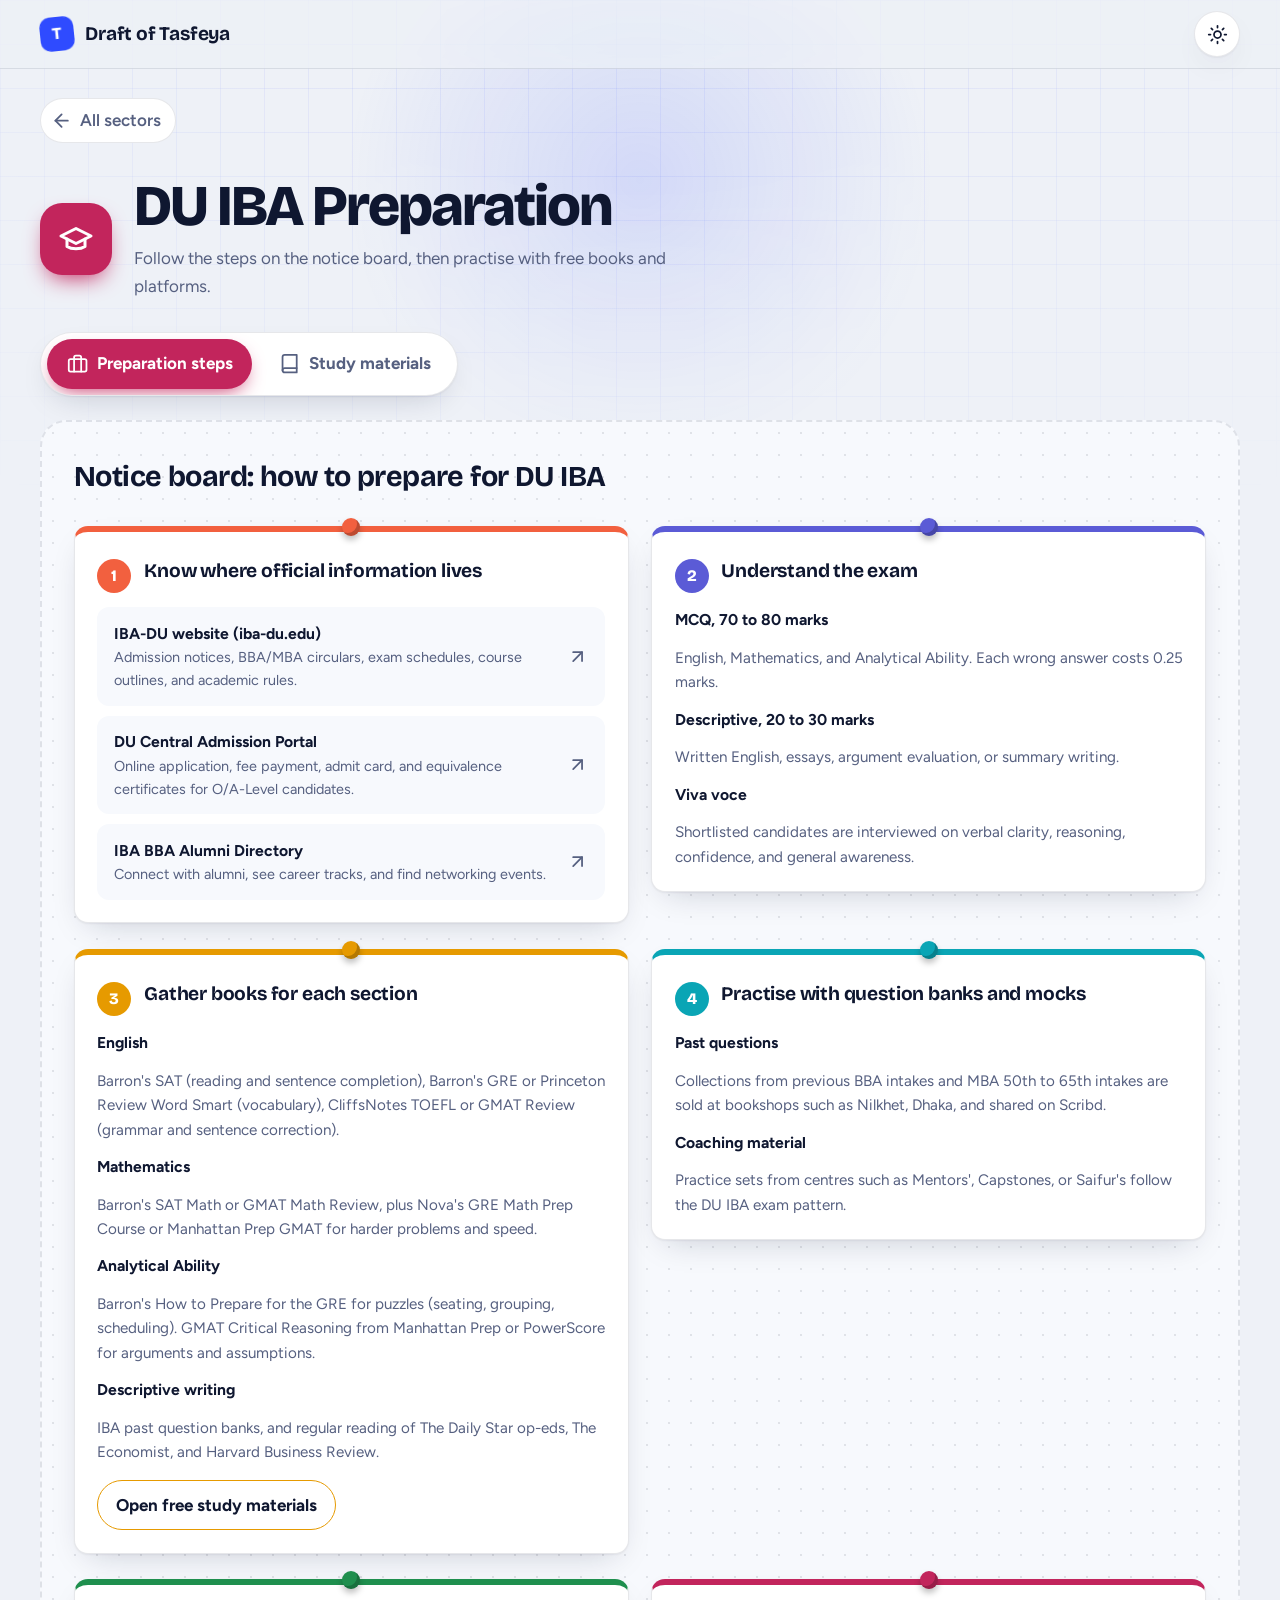
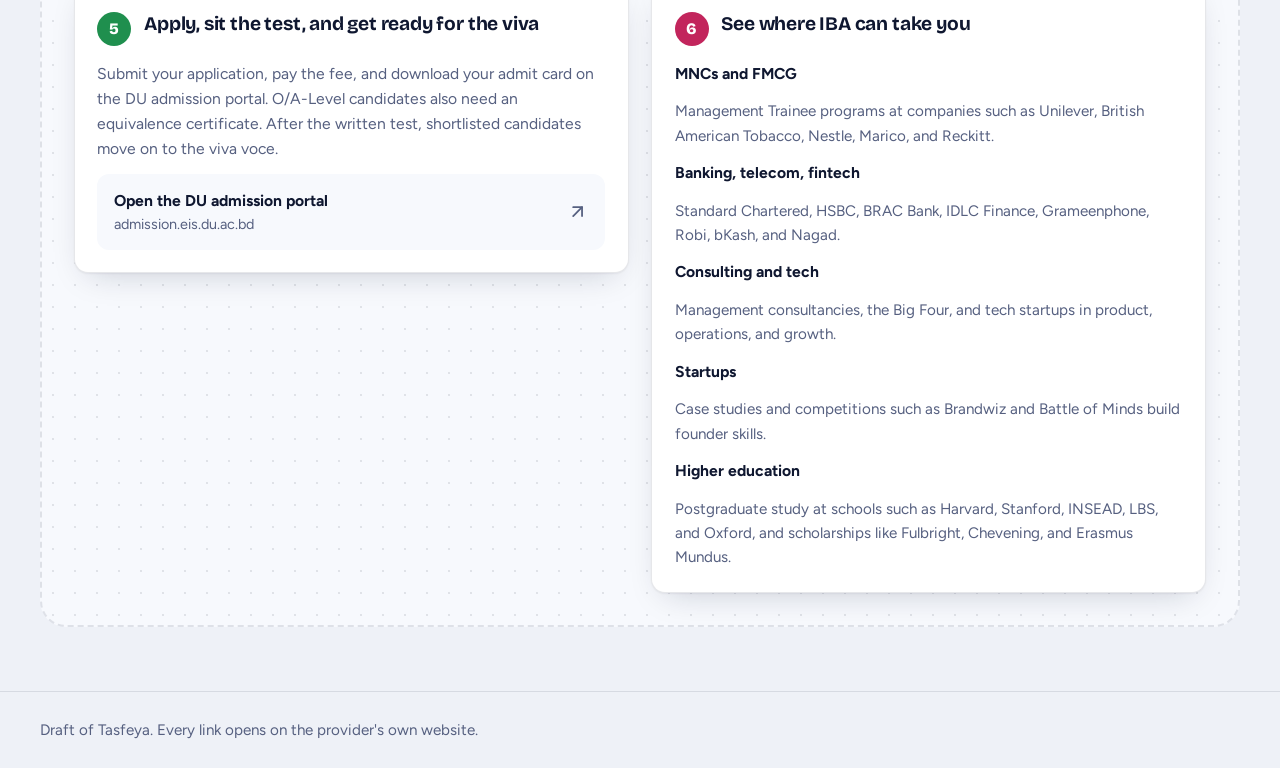
<file: tasfeya/iba.html>
<!DOCTYPE html>
<html lang="en" data-theme="light">
<head>
<meta charset="utf-8">
<meta name="viewport" content="width=device-width, initial-scale=1, viewport-fit=cover">
<title>DU IBA Preparation | Draft of Tasfeya</title>
<meta name="description" content="A step-by-step plan for the IBA admission test, plus free study materials.">
<meta name="theme-color" content="#eef1f7" media="(prefers-color-scheme: light)">
<meta name="theme-color" content="#0a0e1f" media="(prefers-color-scheme: dark)">
<link rel="icon" href="data:image/svg+xml,%3Csvg xmlns='http://www.w3.org/2000/svg' viewBox='0 0 32 32'%3E%3Crect width='32' height='32' rx='9' fill='%232f4bff'/%3E%3Ctext x='16' y='23' font-family='Arial' font-weight='800' font-size='20' text-anchor='middle' fill='white'%3ET%3C/text%3E%3C/svg%3E">
<link rel="preconnect" href="https://fonts.googleapis.com">
<link rel="preconnect" href="https://fonts.gstatic.com" crossorigin>
<link href="https://fonts.googleapis.com/css2?family=Bricolage+Grotesque:opsz,wght@12..96,500;12..96,600;12..96,700;12..96,800&family=Figtree:wght@400;500;600;700&display=swap" rel="stylesheet">
<script>
(function(){var t;try{t=localStorage.getItem('tasfeya-theme')}catch(e){}
if(!t)t=window.matchMedia('(prefers-color-scheme: dark)').matches?'dark':'light';
document.documentElement.setAttribute('data-theme',t);})();
</script>
<link rel="stylesheet" href="css/style.css">
</head>
<body>
<div class="bg" aria-hidden="true"></div>
<header class="site-header">
  <div class="wrap bar">
    <a class="brand" href="index.html" aria-label="Draft of Tasfeya home"><span class="brand-mark">T</span><span>Draft of Tasfeya</span></a>
    <button class="theme-toggle" type="button" aria-label="Switch color mode"><svg class="icon sun" viewBox="0 0 24 24" aria-hidden="true"><circle cx="12" cy="12" r="4"/><path d="M12 2v2M12 20v2M4.93 4.93l1.41 1.41M17.66 17.66l1.41 1.41M2 12h2M20 12h2M4.93 19.07l1.41-1.41M17.66 6.34l1.41-1.41"/></svg><svg class="icon moon" viewBox="0 0 24 24" aria-hidden="true"><path d="M12 3a6 6 0 0 0 9 9 9 9 0 1 1-9-9Z"/></svg></button>
  </div>
</header>
<main class="wrap">
  <a class="back" href="index.html"><svg class="icon" viewBox="0 0 24 24" aria-hidden="true"><path d="M19 12H5"/><path d="m12 19-7-7 7-7"/></svg><span>All sectors</span></a>
  <section class="page-hero" style="--c:#c2255c">
    <span class="tile"><svg class="icon" viewBox="0 0 24 24" aria-hidden="true"><path d="M22 10 12 5 2 10l10 5 10-5Z"/><path d="M6 12v5c3 2 9 2 12 0v-5"/></svg></span>
    <div><h1>DU IBA Preparation</h1><p>Follow the steps on the notice board, then practise with free books and platforms.</p></div>
  </section>
  <section style="--c:#c2255c" aria-label="Resources">
    <div class="tabs" role="tablist" aria-label="DU IBA preparation">
      <button class="tab" role="tab" id="tab-board" data-panel="board" aria-controls="panel-board" aria-selected="true" type="button"><svg class="icon" viewBox="0 0 24 24" aria-hidden="true"><rect x="2" y="7" width="20" height="14" rx="2"/><path d="M16 21V5a2 2 0 0 0-2-2h-4a2 2 0 0 0-2 2v16"/></svg><span>Preparation steps</span></button>
      <button class="tab" role="tab" id="tab-materials" data-panel="materials" aria-controls="panel-materials" aria-selected="false" tabindex="-1" type="button"><svg class="icon" viewBox="0 0 24 24" aria-hidden="true"><path d="M4 19.5A2.5 2.5 0 0 1 6.5 17H20"/><path d="M6.5 2H20v20H6.5A2.5 2.5 0 0 1 4 19.5v-15A2.5 2.5 0 0 1 6.5 2z"/></svg><span>Study materials</span></button>
    </div>
    <section class="panel" role="tabpanel" id="panel-board" aria-labelledby="tab-board">
      <div class="board">
        <h2 class="board-title">Notice board: how to prepare for DU IBA</h2>
        <div class="notes">
        <article class="note" style="--i:0;--tilt:-.7deg;--tone:var(--t0)">
          <span class="pin" aria-hidden="true"></span>
          <h3><span class="step">1</span><span>Know where official information lives</span></h3>
          <ul class="note-links"><li><a href="https://www.iba-du.edu" target="_blank" rel="noopener noreferrer"><strong>IBA-DU website (iba-du.edu)</strong><span>Admission notices, BBA/MBA circulars, exam schedules, course outlines, and academic rules.</span><svg class="icon" viewBox="0 0 24 24" aria-hidden="true"><path d="M7 17 17 7"/><path d="M7 7h10v10"/></svg></a></li><li><a href="https://admission.eis.du.ac.bd" target="_blank" rel="noopener noreferrer"><strong>DU Central Admission Portal</strong><span>Online application, fee payment, admit card, and equivalence certificates for O/A-Level candidates.</span><svg class="icon" viewBox="0 0 24 24" aria-hidden="true"><path d="M7 17 17 7"/><path d="M7 7h10v10"/></svg></a></li><li><a href="https://amraibagraduate.com" target="_blank" rel="noopener noreferrer"><strong>IBA BBA Alumni Directory</strong><span>Connect with alumni, see career tracks, and find networking events.</span><svg class="icon" viewBox="0 0 24 24" aria-hidden="true"><path d="M7 17 17 7"/><path d="M7 7h10v10"/></svg></a></li></ul>
        </article>
        <article class="note" style="--i:1;--tilt:.7deg;--tone:var(--t1)">
          <span class="pin" aria-hidden="true"></span>
          <h3><span class="step">2</span><span>Understand the exam</span></h3>
          <dl class="note-rows"><dt>MCQ, 70 to 80 marks</dt><dd>English, Mathematics, and Analytical Ability. Each wrong answer costs 0.25 marks.</dd><dt>Descriptive, 20 to 30 marks</dt><dd>Written English, essays, argument evaluation, or summary writing.</dd><dt>Viva voce</dt><dd>Shortlisted candidates are interviewed on verbal clarity, reasoning, confidence, and general awareness.</dd></dl>
        </article>
        <article class="note" style="--i:2;--tilt:-.7deg;--tone:var(--t2)">
          <span class="pin" aria-hidden="true"></span>
          <h3><span class="step">3</span><span>Gather books for each section</span></h3>
          <dl class="note-rows"><dt>English</dt><dd>Barron&#x27;s SAT (reading and sentence completion), Barron&#x27;s GRE or Princeton Review Word Smart (vocabulary), CliffsNotes TOEFL or GMAT Review (grammar and sentence correction).</dd><dt>Mathematics</dt><dd>Barron&#x27;s SAT Math or GMAT Math Review, plus Nova&#x27;s GRE Math Prep Course or Manhattan Prep GMAT for harder problems and speed.</dd><dt>Analytical Ability</dt><dd>Barron&#x27;s How to Prepare for the GRE for puzzles (seating, grouping, scheduling). GMAT Critical Reasoning from Manhattan Prep or PowerScore for arguments and assumptions.</dd><dt>Descriptive writing</dt><dd>IBA past question banks, and regular reading of The Daily Star op-eds, The Economist, and Harvard Business Review.</dd></dl><button class="note-btn" type="button" data-tab="materials">Open free study materials</button>
        </article>
        <article class="note" style="--i:3;--tilt:.7deg;--tone:var(--t3)">
          <span class="pin" aria-hidden="true"></span>
          <h3><span class="step">4</span><span>Practise with question banks and mocks</span></h3>
          <dl class="note-rows"><dt>Past questions</dt><dd>Collections from previous BBA intakes and MBA 50th to 65th intakes are sold at bookshops such as Nilkhet, Dhaka, and shared on Scribd.</dd><dt>Coaching material</dt><dd>Practice sets from centres such as Mentors&#x27;, Capstones, or Saifur&#x27;s follow the DU IBA exam pattern.</dd></dl>
        </article>
        <article class="note" style="--i:4;--tilt:-.7deg;--tone:var(--t4)">
          <span class="pin" aria-hidden="true"></span>
          <h3><span class="step">5</span><span>Apply, sit the test, and get ready for the viva</span></h3>
          <p>Submit your application, pay the fee, and download your admit card on the DU admission portal. O/A-Level candidates also need an equivalence certificate. After the written test, shortlisted candidates move on to the viva voce.</p><ul class="note-links"><li><a href="https://admission.eis.du.ac.bd" target="_blank" rel="noopener noreferrer"><strong>Open the DU admission portal</strong><span>admission.eis.du.ac.bd</span><svg class="icon" viewBox="0 0 24 24" aria-hidden="true"><path d="M7 17 17 7"/><path d="M7 7h10v10"/></svg></a></li></ul>
        </article>
        <article class="note" style="--i:5;--tilt:.7deg;--tone:var(--t5)">
          <span class="pin" aria-hidden="true"></span>
          <h3><span class="step">6</span><span>See where IBA can take you</span></h3>
          <dl class="note-rows"><dt>MNCs and FMCG</dt><dd>Management Trainee programs at companies such as Unilever, British American Tobacco, Nestle, Marico, and Reckitt.</dd><dt>Banking, telecom, fintech</dt><dd>Standard Chartered, HSBC, BRAC Bank, IDLC Finance, Grameenphone, Robi, bKash, and Nagad.</dd><dt>Consulting and tech</dt><dd>Management consultancies, the Big Four, and tech startups in product, operations, and growth.</dd><dt>Startups</dt><dd>Case studies and competitions such as Brandwiz and Battle of Minds build founder skills.</dd><dt>Higher education</dt><dd>Postgraduate study at schools such as Harvard, Stanford, INSEAD, LBS, and Oxford, and scholarships like Fulbright, Chevening, and Erasmus Mundus.</dd></dl>
        </article>
        </div>
      </div>
    </section>
    <section class="panel" role="tabpanel" id="panel-materials" aria-labelledby="tab-materials" hidden>
      <div class="materials">
        <h2 class="group-title">A. Free online courses and interactive learning platforms</h2>
        <h3 class="sub-title"><span class="dd-dot"></span>Math and quantitative aptitude</h3>
        <div class="resources">
      <a class="resource" href="https://www.khanacademy.org/test-prep/digital-sat" target="_blank" rel="noopener noreferrer" style="--i:0">
        <div class="res-body"><span class="provider">Khan Academy</span><h3 class="res-title">Digital SAT Math Course</h3><p class="res-host">khanacademy.org</p></div>
        <span class="open-ico"><svg class="icon" viewBox="0 0 24 24" aria-hidden="true"><path d="M7 17 17 7"/><path d="M7 7h10v10"/></svg></span>
      </a>
      <a class="resource" href="https://gmatclub.com/forum/quantitative-questions-7/" target="_blank" rel="noopener noreferrer" style="--i:1">
        <div class="res-body"><span class="provider">GMAT Club</span><h3 class="res-title">Quantitative Reasoning Practice Forum</h3><p class="res-host">gmatclub.com</p></div>
        <span class="open-ico"><svg class="icon" viewBox="0 0 24 24" aria-hidden="true"><path d="M7 17 17 7"/><path d="M7 7h10v10"/></svg></span>
      </a>
        </div>
        <h3 class="sub-title"><span class="dd-dot"></span>Vocabulary and analytical puzzles</h3>
        <div class="resources">
      <a class="resource" href="https://gre.magoosh.com/flashcards/vocabulary" target="_blank" rel="noopener noreferrer" style="--i:2">
        <div class="res-body"><span class="provider">Magoosh</span><h3 class="res-title">Vocabulary Builder App / Web</h3><p class="res-host">gre.magoosh.com</p></div>
        <span class="open-ico"><svg class="icon" viewBox="0 0 24 24" aria-hidden="true"><path d="M7 17 17 7"/><path d="M7 7h10v10"/></svg></span>
      </a>
      <a class="resource" href="https://www.indiabix.com/logical-reasoning/questions-and-answers/" target="_blank" rel="noopener noreferrer" style="--i:3">
        <div class="res-body"><span class="provider">IndiaBIX</span><h3 class="res-title">Logical Reasoning &amp; Puzzles</h3><p class="res-host">indiabix.com</p></div>
        <span class="open-ico"><svg class="icon" viewBox="0 0 24 24" aria-hidden="true"><path d="M7 17 17 7"/><path d="M7 7h10v10"/></svg></span>
      </a>
        </div>
        <h2 class="group-title">B. Book downloads and open archives</h2>
        <h3 class="sub-title"><span class="dd-dot"></span>Mathematics and quantitative review</h3>
        <div class="resources">
      <a class="resource" href="https://www.daraz.com.bd/products/gre-prep-course-novas-gre-prep-course-by-jeff-kolby-i157082647.html" target="_blank" rel="noopener noreferrer" style="--i:4">
        <div class="res-body"><span class="provider">Daraz</span><h3 class="res-title">Nova&#x27;s GRE Math Prep Course (Jeff Kolby)</h3><p class="res-host">daraz.com.bd</p></div>
        <span class="open-ico"><svg class="icon" viewBox="0 0 24 24" aria-hidden="true"><path d="M7 17 17 7"/><path d="M7 7h10v10"/></svg></span>
      </a>
      <a class="resource" href="https://greworldknowlegde.wordpress.com/wp-content/uploads/2015/08/nova-gre-math-bible.pdf" target="_blank" rel="noopener noreferrer" style="--i:5">
        <div class="res-body"><span class="provider">Open access mirror</span><h3 class="res-title">Nova&#x27;s GRE Math Bible PDF</h3><p class="res-host">greworldknowlegde.wordpress.com</p></div>
        <span class="open-ico"><svg class="icon" viewBox="0 0 24 24" aria-hidden="true"><path d="M7 17 17 7"/><path d="M7 7h10v10"/></svg></span>
      </a>
        </div>
        <h3 class="sub-title"><span class="dd-dot"></span>English and verbal preparation</h3>
        <div class="resources">
      <a class="resource" href="https://www.cienotes.com/wp-content/uploads/2020/03/Barrons-How-To-Prepare-For-The-SAT-2008-Edition.pdf" target="_blank" rel="noopener noreferrer" style="--i:6">
        <div class="res-body"><span class="provider">CIE Notes</span><h3 class="res-title">Barron&#x27;s How to Prepare for the SAT (Full PDF Edition)</h3><p class="res-host">cienotes.com</p></div>
        <span class="open-ico"><svg class="icon" viewBox="0 0 24 24" aria-hidden="true"><path d="M7 17 17 7"/><path d="M7 7h10v10"/></svg></span>
      </a>
        </div>
        <h3 class="sub-title"><span class="dd-dot"></span>Analytical reasoning and logical puzzles</h3>
        <div class="resources">
      <a class="resource" href="https://uodiyala.edu.iq/uploads/PDF%20ELIBRARY%20UODIYALA/EL36/Barron_Gre_12th_Edition.pdf" target="_blank" rel="noopener noreferrer" style="--i:7">
        <div class="res-body"><span class="provider">University of Diyala Open Library</span><h3 class="res-title">Barron&#x27;s GRE 12th Edition (Includes Analytical Section)</h3><p class="res-host">uodiyala.edu.iq</p></div>
        <span class="open-ico"><svg class="icon" viewBox="0 0 24 24" aria-hidden="true"><path d="M7 17 17 7"/><path d="M7 7h10v10"/></svg></span>
      </a>
        </div>
      </div>
    </section>
  </section>
</main>
<footer class="site-footer"><div class="wrap">Draft of Tasfeya. Every link opens on the provider's own website.</div></footer>
<script src="js/main.js"></script>
</body>
</html>
</file>
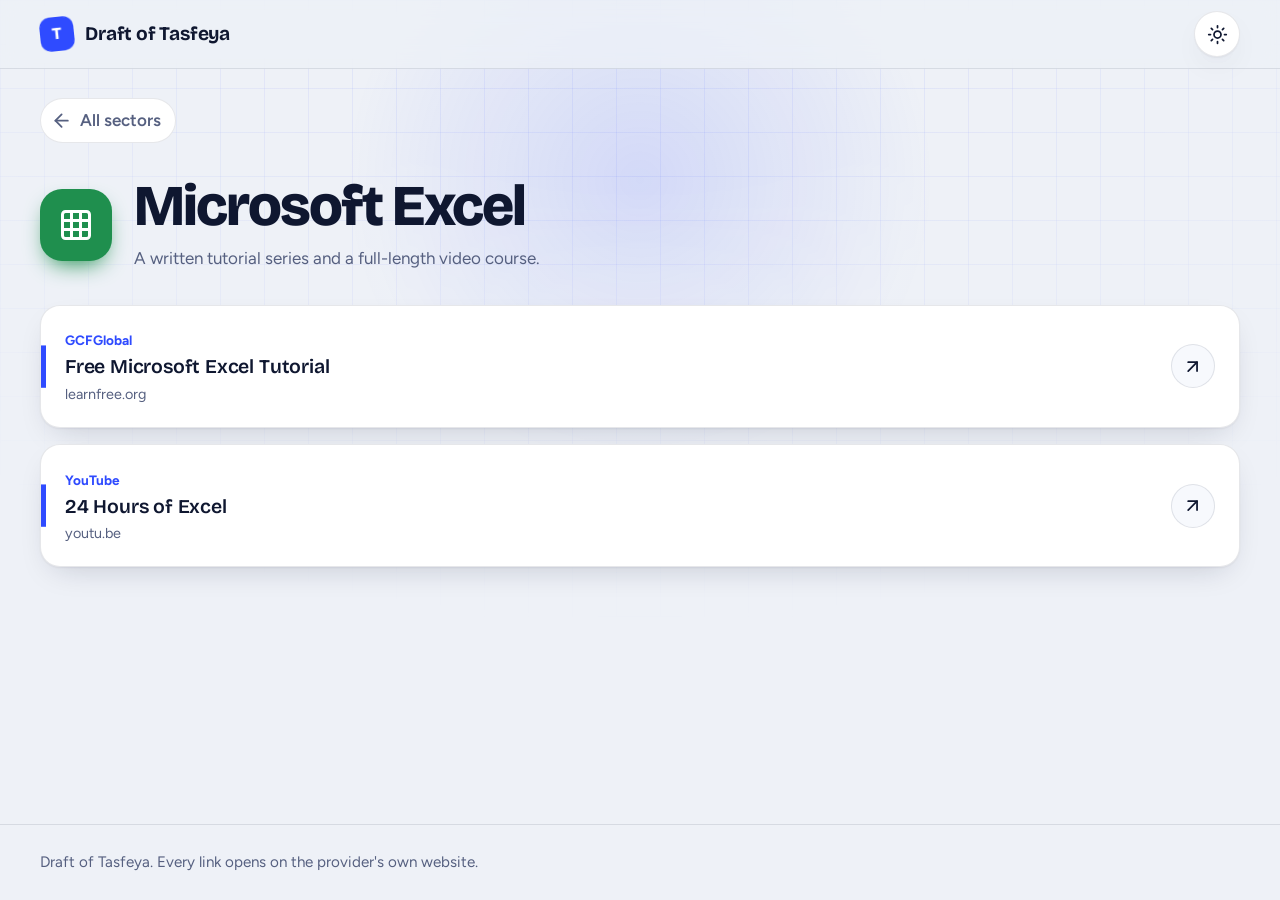
<file: tasfeya/msx.html>
<!DOCTYPE html>
<html lang="en" data-theme="light">
<head>
<meta charset="utf-8">
<meta name="viewport" content="width=device-width, initial-scale=1, viewport-fit=cover">
<title>Microsoft Excel | Draft of Tasfeya</title>
<meta name="description" content="Build spreadsheets, formulas, and reports step by step.">
<meta name="theme-color" content="#eef1f7" media="(prefers-color-scheme: light)">
<meta name="theme-color" content="#0a0e1f" media="(prefers-color-scheme: dark)">
<link rel="icon" href="data:image/svg+xml,%3Csvg xmlns='http://www.w3.org/2000/svg' viewBox='0 0 32 32'%3E%3Crect width='32' height='32' rx='9' fill='%232f4bff'/%3E%3Ctext x='16' y='23' font-family='Arial' font-weight='800' font-size='20' text-anchor='middle' fill='white'%3ET%3C/text%3E%3C/svg%3E">
<link rel="preconnect" href="https://fonts.googleapis.com">
<link rel="preconnect" href="https://fonts.gstatic.com" crossorigin>
<link href="https://fonts.googleapis.com/css2?family=Bricolage+Grotesque:opsz,wght@12..96,500;12..96,600;12..96,700;12..96,800&family=Figtree:wght@400;500;600;700&display=swap" rel="stylesheet">
<script>
(function(){var t;try{t=localStorage.getItem('tasfeya-theme')}catch(e){}
if(!t)t=window.matchMedia('(prefers-color-scheme: dark)').matches?'dark':'light';
document.documentElement.setAttribute('data-theme',t);})();
</script>
<link rel="stylesheet" href="css/style.css">
</head>
<body>
<div class="bg" aria-hidden="true"></div>
<header class="site-header">
  <div class="wrap bar">
    <a class="brand" href="index.html" aria-label="Draft of Tasfeya home"><span class="brand-mark">T</span><span>Draft of Tasfeya</span></a>
    <button class="theme-toggle" type="button" aria-label="Switch color mode"><svg class="icon sun" viewBox="0 0 24 24" aria-hidden="true"><circle cx="12" cy="12" r="4"/><path d="M12 2v2M12 20v2M4.93 4.93l1.41 1.41M17.66 17.66l1.41 1.41M2 12h2M20 12h2M4.93 19.07l1.41-1.41M17.66 6.34l1.41-1.41"/></svg><svg class="icon moon" viewBox="0 0 24 24" aria-hidden="true"><path d="M12 3a6 6 0 0 0 9 9 9 9 0 1 1-9-9Z"/></svg></button>
  </div>
</header>
<main class="wrap">
  <a class="back" href="index.html"><svg class="icon" viewBox="0 0 24 24" aria-hidden="true"><path d="M19 12H5"/><path d="m12 19-7-7 7-7"/></svg><span>All sectors</span></a>
  <section class="page-hero" style="--c:#1f8f4e">
    <span class="tile"><svg class="icon" viewBox="0 0 24 24" aria-hidden="true"><rect x="3" y="3" width="18" height="18" rx="2"/><path d="M3 9h18M3 15h18M9 3v18M15 3v18"/></svg></span>
    <div><h1>Microsoft Excel</h1><p>A written tutorial series and a full-length video course.</p></div>
  </section>
  <section style="--c:#1f8f4e" aria-label="Resources">
    <div class="resources">
      <a class="resource" href="https://www.learnfree.org/series/excel-foundations" target="_blank" rel="noopener noreferrer" style="--i:0">
        <div class="res-body"><span class="provider">GCFGlobal</span><h2 class="res-title">Free Microsoft Excel Tutorial</h2><p class="res-host">learnfree.org</p></div>
        <span class="open-ico"><svg class="icon" viewBox="0 0 24 24" aria-hidden="true"><path d="M7 17 17 7"/><path d="M7 7h10v10"/></svg></span>
      </a>
      <a class="resource" href="https://youtu.be/VlprXLxeVm8?si=b6Dq7K4S6OSx-JWT" target="_blank" rel="noopener noreferrer" style="--i:1">
        <div class="res-body"><span class="provider">YouTube</span><h2 class="res-title">24 Hours of Excel</h2><p class="res-host">youtu.be</p></div>
        <span class="open-ico"><svg class="icon" viewBox="0 0 24 24" aria-hidden="true"><path d="M7 17 17 7"/><path d="M7 7h10v10"/></svg></span>
      </a>
    </div>
  </section>
</main>
<footer class="site-footer"><div class="wrap">Draft of Tasfeya. Every link opens on the provider's own website.</div></footer>
<script src="js/main.js"></script>
</body>
</html>
</file>
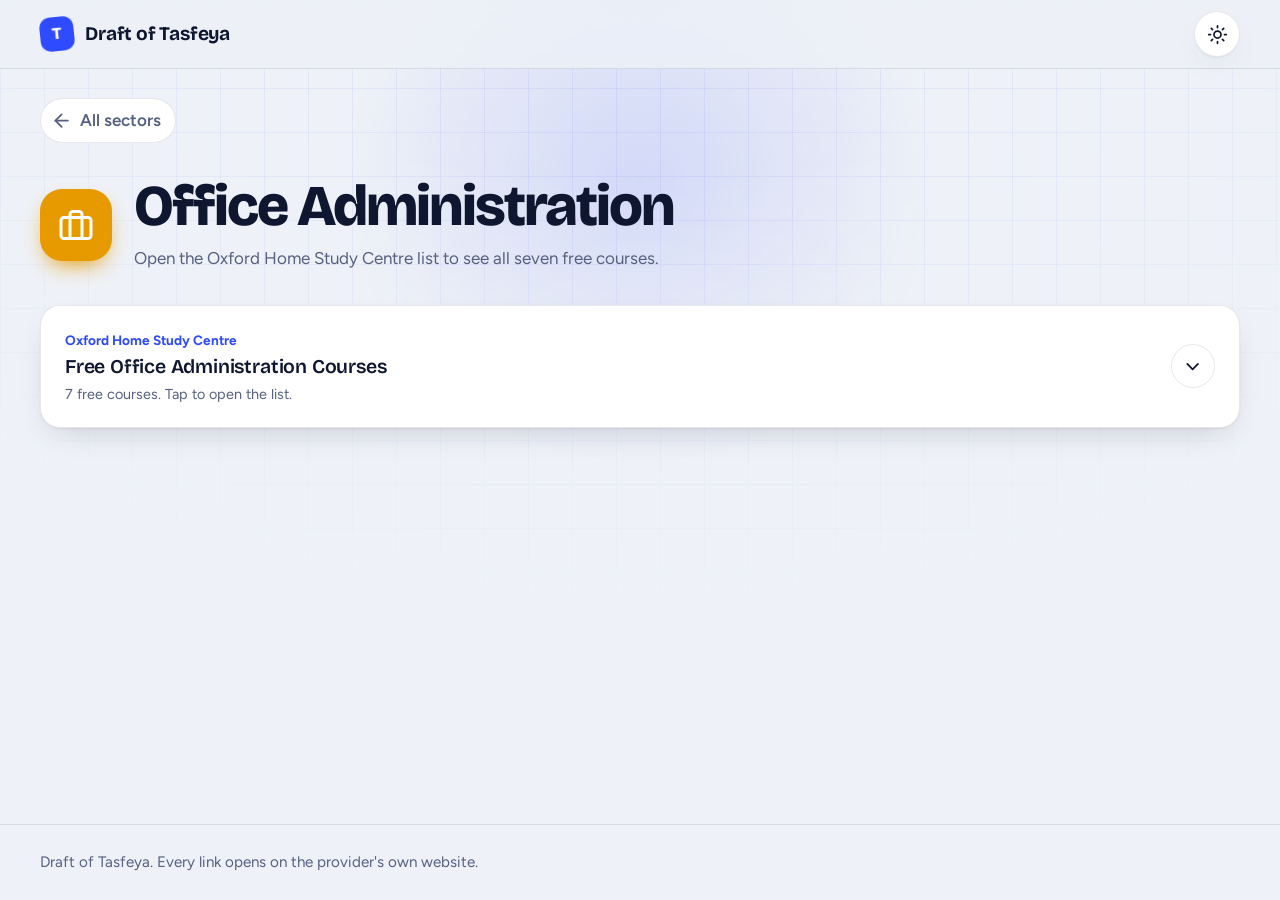
<file: tasfeya/ofad.html>
<!DOCTYPE html>
<html lang="en" data-theme="light">
<head>
<meta charset="utf-8">
<meta name="viewport" content="width=device-width, initial-scale=1, viewport-fit=cover">
<title>Office Administration | Draft of Tasfeya</title>
<meta name="description" content="Free short courses on admin skills, workflow, and communication.">
<meta name="theme-color" content="#eef1f7" media="(prefers-color-scheme: light)">
<meta name="theme-color" content="#0a0e1f" media="(prefers-color-scheme: dark)">
<link rel="icon" href="data:image/svg+xml,%3Csvg xmlns='http://www.w3.org/2000/svg' viewBox='0 0 32 32'%3E%3Crect width='32' height='32' rx='9' fill='%232f4bff'/%3E%3Ctext x='16' y='23' font-family='Arial' font-weight='800' font-size='20' text-anchor='middle' fill='white'%3ET%3C/text%3E%3C/svg%3E">
<link rel="preconnect" href="https://fonts.googleapis.com">
<link rel="preconnect" href="https://fonts.gstatic.com" crossorigin>
<link href="https://fonts.googleapis.com/css2?family=Bricolage+Grotesque:opsz,wght@12..96,500;12..96,600;12..96,700;12..96,800&family=Figtree:wght@400;500;600;700&display=swap" rel="stylesheet">
<script>
(function(){var t;try{t=localStorage.getItem('tasfeya-theme')}catch(e){}
if(!t)t=window.matchMedia('(prefers-color-scheme: dark)').matches?'dark':'light';
document.documentElement.setAttribute('data-theme',t);})();
</script>
<link rel="stylesheet" href="css/style.css">
</head>
<body>
<div class="bg" aria-hidden="true"></div>
<header class="site-header">
  <div class="wrap bar">
    <a class="brand" href="index.html" aria-label="Draft of Tasfeya home"><span class="brand-mark">T</span><span>Draft of Tasfeya</span></a>
    <button class="theme-toggle" type="button" aria-label="Switch color mode"><svg class="icon sun" viewBox="0 0 24 24" aria-hidden="true"><circle cx="12" cy="12" r="4"/><path d="M12 2v2M12 20v2M4.93 4.93l1.41 1.41M17.66 17.66l1.41 1.41M2 12h2M20 12h2M4.93 19.07l1.41-1.41M17.66 6.34l1.41-1.41"/></svg><svg class="icon moon" viewBox="0 0 24 24" aria-hidden="true"><path d="M12 3a6 6 0 0 0 9 9 9 9 0 1 1-9-9Z"/></svg></button>
  </div>
</header>
<main class="wrap">
  <a class="back" href="index.html"><svg class="icon" viewBox="0 0 24 24" aria-hidden="true"><path d="M19 12H5"/><path d="m12 19-7-7 7-7"/></svg><span>All sectors</span></a>
  <section class="page-hero" style="--c:#e69a00">
    <span class="tile"><svg class="icon" viewBox="0 0 24 24" aria-hidden="true"><rect x="2" y="7" width="20" height="14" rx="2"/><path d="M16 21V5a2 2 0 0 0-2-2h-4a2 2 0 0 0-2 2v16"/></svg></span>
    <div><h1>Office Administration</h1><p>Open the Oxford Home Study Centre list to see all seven free courses.</p></div>
  </section>
  <section style="--c:#e69a00" aria-label="Resources">
    <div class="resources">
      <div class="dropdown">
        <button class="dd-trigger" type="button" aria-expanded="false" aria-controls="dd-panel">
          <div class="res-body"><span class="provider">Oxford Home Study Centre</span><h2 class="res-title">Free Office Administration Courses</h2><p class="res-host">7 free courses. Tap to open the list.</p></div>
          <span class="chev"><svg class="icon" viewBox="0 0 24 24" aria-hidden="true"><path d="m6 9 6 6 6-6"/></svg></span>
        </button>
        <div class="dd-panel" id="dd-panel"><div class="dd-inner">
          <ul class="dd-list">
          <li class="dd-item" style="--i:0"><a href="https://www.oxfordhomestudy.com/courses/secretarial-courses/microsoft-free-courses" target="_blank" rel="noopener noreferrer"><span class="dd-dot"></span><span>MS Office (Short Course)</span><svg class="icon" viewBox="0 0 24 24" aria-hidden="true"><path d="M7 17 17 7"/><path d="M7 7h10v10"/></svg></a></li>
          <li class="dd-item" style="--i:1"><a href="https://www.oxfordhomestudy.com/courses/secretarial-courses/office-administration-course-online-free" target="_blank" rel="noopener noreferrer"><span class="dd-dot"></span><span>Office Administration (Short Course)</span><svg class="icon" viewBox="0 0 24 24" aria-hidden="true"><path d="M7 17 17 7"/><path d="M7 7h10v10"/></svg></a></li>
          <li class="dd-item" style="--i:2"><a href="https://www.oxfordhomestudy.com/courses/secretarial-courses/administration-assistant-certification" target="_blank" rel="noopener noreferrer"><span class="dd-dot"></span><span>Office Administration Skills for Beginners Free Course</span><svg class="icon" viewBox="0 0 24 24" aria-hidden="true"><path d="M7 17 17 7"/><path d="M7 7h10v10"/></svg></a></li>
          <li class="dd-item" style="--i:3"><a href="https://www.oxfordhomestudy.com/courses/secretarial-courses/admin-support-skills" target="_blank" rel="noopener noreferrer"><span class="dd-dot"></span><span>Advanced Administrative Support Skills Free Course</span><svg class="icon" viewBox="0 0 24 24" aria-hidden="true"><path d="M7 17 17 7"/><path d="M7 7h10v10"/></svg></a></li>
          <li class="dd-item" style="--i:4"><a href="https://www.oxfordhomestudy.com/courses/secretarial-courses/administration-in-a-business" target="_blank" rel="noopener noreferrer"><span class="dd-dot"></span><span>Business Administration Fundamentals Free Course</span><svg class="icon" viewBox="0 0 24 24" aria-hidden="true"><path d="M7 17 17 7"/><path d="M7 7h10v10"/></svg></a></li>
          <li class="dd-item" style="--i:5"><a href="https://www.oxfordhomestudy.com/courses/secretarial-courses/workflow-management-programs" target="_blank" rel="noopener noreferrer"><span class="dd-dot"></span><span>Office Organisation &amp; Workflow Management Free Course</span><svg class="icon" viewBox="0 0 24 24" aria-hidden="true"><path d="M7 17 17 7"/><path d="M7 7h10v10"/></svg></a></li>
          <li class="dd-item" style="--i:6"><a href="https://www.oxfordhomestudy.com/courses/secretarial-courses/course-on-communication-skills" target="_blank" rel="noopener noreferrer"><span class="dd-dot"></span><span>Administrative Communication Skills Free Course</span><svg class="icon" viewBox="0 0 24 24" aria-hidden="true"><path d="M7 17 17 7"/><path d="M7 7h10v10"/></svg></a></li>
          </ul>
        </div></div>
      </div>
    </div>
  </section>
</main>
<footer class="site-footer"><div class="wrap">Draft of Tasfeya. Every link opens on the provider's own website.</div></footer>
<script src="js/main.js"></script>
</body>
</html>
</file>
<file: tasfeya/css/style.css>
/* Draft of Tasfeya — shared styles */
:root{
  --bg:#eef1f7; --bg-2:#e4e9f3; --surface:#ffffff; --surface-2:#f7f9fd;
  --text:#0f1730; --muted:#566080; --line:rgba(15,23,48,.10); --grid:rgba(47,75,255,.07);
  --accent:#2f4bff; --accent-ink:#ffffff; --mark:#ffd84d;
  --shadow:0 1px 2px rgba(15,23,48,.06),0 12px 32px -14px rgba(15,23,48,.22);
  --shadow-hover:0 2px 4px rgba(15,23,48,.08),0 26px 50px -18px rgba(15,23,48,.34);
  --glow:rgba(47,75,255,.14);
  --radius:20px; --gap:1.25rem; --maxw:1200px;
  --t0:#f2603f; --t1:#5b5bd6; --t2:#e69a00; --t3:#0aa5b5; --t4:#1f8f4e; --t5:#c2255c;
  --font-display:"Bricolage Grotesque","Segoe UI",system-ui,sans-serif;
  --font-body:"Figtree","Segoe UI",system-ui,-apple-system,sans-serif;
  color-scheme:light;
}
:root[data-theme="dark"]{
  --bg:#0a0e1f; --bg-2:#0f1530; --surface:#121936; --surface-2:#0e1430;
  --text:#e9edfb; --muted:#97a0c4; --line:rgba(190,205,255,.12); --grid:rgba(125,140,255,.09);
  --accent:#8b98ff; --accent-ink:#0a0e1f; --mark:#ffd84d;
  --shadow:0 1px 2px rgba(0,0,0,.4),0 14px 34px -14px rgba(0,0,0,.7);
  --shadow-hover:0 2px 4px rgba(0,0,0,.5),0 28px 54px -16px rgba(0,0,0,.85);
  --glow:rgba(139,152,255,.18);
  color-scheme:dark;
}
*,*::before,*::after{box-sizing:border-box}
html{-webkit-text-size-adjust:100%;scroll-behavior:smooth}
body{
  margin:0;min-height:100vh;display:flex;flex-direction:column;
  font-family:var(--font-body);font-size:1.0625rem;line-height:1.6;color:var(--text);
  background:var(--bg);overflow-x:hidden;
  transition:background-color .45s ease,color .45s ease;
  animation:pageIn .5s ease both;
}
body.leaving{animation:pageOut .22s ease forwards}
@keyframes pageIn{from{opacity:0}to{opacity:1}}
@keyframes pageOut{to{opacity:0;transform:translateY(-6px)}}

/* Drafting-paper background with a pointer spotlight */
.bg{position:fixed;inset:0;z-index:-1;pointer-events:none;
  background-image:
    linear-gradient(var(--grid) 1px,transparent 1px),
    linear-gradient(90deg,var(--grid) 1px,transparent 1px);
  background-size:44px 44px;
  -webkit-mask-image:radial-gradient(ellipse 80% 70% at 50% 0%,#000 30%,transparent 100%);
          mask-image:radial-gradient(ellipse 80% 70% at 50% 0%,#000 30%,transparent 100%);
}
.bg::after{content:"";position:absolute;inset:0;
  background:radial-gradient(420px circle at var(--px,50%) var(--py,20%),var(--glow),transparent 70%);
  transition:opacity .4s}

a{color:inherit;text-decoration:none}
:focus-visible{outline:3px solid var(--accent);outline-offset:3px;border-radius:10px}
.wrap{width:min(100% - 2.5rem,var(--maxw));margin-inline:auto}

/* Header */
.site-header{position:sticky;top:0;z-index:20;
  background:color-mix(in srgb,var(--bg) 78%,transparent);
  -webkit-backdrop-filter:blur(14px) saturate(1.3);backdrop-filter:blur(14px) saturate(1.3);
  border-bottom:1px solid var(--line)}
.bar{display:flex;align-items:center;justify-content:space-between;gap:1rem;min-height:68px}
.brand{display:flex;align-items:center;gap:.7rem;font-family:var(--font-display);font-weight:700;font-size:1.2rem;letter-spacing:-.01em}
.brand-mark{width:34px;height:34px;border-radius:10px;display:grid;place-items:center;
  background:var(--accent);color:var(--accent-ink);font-weight:800;font-size:1.05rem;
  transform:rotate(-6deg);transition:transform .35s cubic-bezier(.3,1.6,.5,1)}
.brand:hover .brand-mark{transform:rotate(6deg) scale(1.06)}
.icon{width:1.25em;height:1.25em;fill:none;stroke:currentColor;stroke-width:2;stroke-linecap:round;stroke-linejoin:round;flex:none}

.theme-toggle{position:relative;width:46px;height:46px;border-radius:50%;border:1px solid var(--line);
  background:var(--surface);color:var(--text);cursor:pointer;display:grid;place-items:center;
  box-shadow:var(--shadow);transition:transform .3s,background-color .3s}
.theme-toggle:hover{transform:rotate(18deg) scale(1.06)}
.theme-toggle .icon{position:absolute;width:21px;height:21px;transition:transform .5s cubic-bezier(.3,1.4,.5,1),opacity .3s}
.theme-toggle .moon{opacity:0;transform:rotate(-90deg) scale(.4)}
:root[data-theme="dark"] .theme-toggle .sun{opacity:0;transform:rotate(90deg) scale(.4)}
:root[data-theme="dark"] .theme-toggle .moon{opacity:1;transform:none}

/* Hero */
.hero{padding:clamp(3rem,9vw,6.5rem) 0 clamp(2rem,5vw,3.5rem)}
.hero h1,.page-hero h1{font-family:var(--font-display);font-weight:800;letter-spacing:-.035em;line-height:1;margin:0}
.hero h1{font-size:clamp(2.8rem,9.5vw,6.2rem);animation:rise .8s cubic-bezier(.2,.8,.2,1) both}
.squiggle{display:block;width:min(100%,560px);height:auto;margin-top:.6rem;overflow:visible}
.squiggle path{fill:none;stroke:var(--mark);stroke-width:7;stroke-linecap:round;stroke-dasharray:640;stroke-dashoffset:640;
  animation:draw 1.1s .5s cubic-bezier(.6,.1,.2,1) forwards}
@keyframes draw{to{stroke-dashoffset:0}}
.lead{max-width:56ch;color:var(--muted);font-size:clamp(1.05rem,2.4vw,1.25rem);margin:1.6rem 0 0;animation:rise .8s .15s cubic-bezier(.2,.8,.2,1) both}
@keyframes rise{from{opacity:0;transform:translateY(22px)}to{opacity:1;transform:none}}

/* Dashboard */
main{flex:1}
.section-title{font-family:var(--font-display);font-size:1.35rem;font-weight:700;letter-spacing:-.01em;margin:0 0 1.25rem}
.sectors{display:flex;flex-wrap:wrap;gap:var(--gap);padding-bottom:4rem}
.sector{--c:var(--accent);position:relative;isolation:isolate;overflow:hidden;
  flex:1 1 calc((100% - 3 * var(--gap)) / 4);min-width:0;
  display:flex;flex-direction:column;gap:1.1rem;padding:1.6rem;min-height:230px;
  background:var(--surface);border:1px solid var(--line);border-radius:var(--radius);box-shadow:var(--shadow);
  transform:perspective(900px) rotateX(var(--rx,0deg)) rotateY(var(--ry,0deg));
  transition:transform .25s ease,box-shadow .3s ease,border-color .3s ease,background-color .45s;
  animation:rise .7s calc(.35s + var(--i) * 70ms) cubic-bezier(.2,.8,.2,1) both}
.sector::before{content:"";position:absolute;inset:0;z-index:-1;opacity:0;transition:opacity .3s;
  background:radial-gradient(320px circle at var(--mx,50%) var(--my,50%),color-mix(in srgb,var(--c) 22%,transparent),transparent 70%)}
.sector:hover{box-shadow:var(--shadow-hover);border-color:color-mix(in srgb,var(--c) 55%,var(--line))}
.sector:hover::before{opacity:1}
.tile{width:56px;height:56px;border-radius:16px;display:grid;place-items:center;color:#fff;background:var(--c);
  box-shadow:0 10px 22px -8px var(--c);transition:transform .4s cubic-bezier(.3,1.6,.5,1)}
.tile .icon{width:28px;height:28px}
.sector:hover .tile{transform:rotate(-8deg) scale(1.1)}
.sector h3{font-family:var(--font-display);font-size:1.32rem;line-height:1.15;letter-spacing:-.02em;margin:0}
.sector p{margin:.35rem 0 0;color:var(--muted);font-size:.98rem}
.sector-foot{margin-top:auto;display:flex;align-items:center;justify-content:space-between;font-size:.92rem;font-weight:600;color:var(--muted)}
.go{width:40px;height:40px;border-radius:50%;display:grid;place-items:center;border:1px solid var(--line);
  background:var(--surface-2);color:var(--text);transition:background-color .3s,color .3s,transform .3s}
.sector:hover .go{background:var(--c);color:#fff;transform:translateX(4px)}

/* Sub pages */
.back{display:inline-flex;align-items:center;gap:.5rem;font-weight:600;color:var(--muted);padding:.5rem .9rem .5rem .6rem;border-radius:999px;
  border:1px solid var(--line);background:var(--surface);transition:color .2s,transform .2s,border-color .2s;margin-top:1.8rem}
.back:hover{color:var(--text);transform:translateX(-3px);border-color:var(--accent)}
.page-hero{--c:var(--accent);padding:2.2rem 0 2rem;display:flex;align-items:center;gap:1.4rem;animation:rise .7s cubic-bezier(.2,.8,.2,1) both}
.page-hero .tile{width:72px;height:72px;border-radius:22px}
.page-hero .tile .icon{width:36px;height:36px}
.page-hero h1{font-size:clamp(2rem,6vw,3.6rem)}
.page-hero p{margin:.6rem 0 0;color:var(--muted);max-width:52ch}
.resources{display:flex;flex-direction:column;gap:1rem;padding-bottom:4rem;--c:var(--accent)}
.resource{display:flex;align-items:center;gap:1.2rem;padding:1.3rem 1.5rem;background:var(--surface);
  border:1px solid var(--line);border-radius:var(--radius);box-shadow:var(--shadow);position:relative;overflow:hidden;
  transition:transform .3s cubic-bezier(.2,.8,.2,1),box-shadow .3s,border-color .3s,background-color .45s;
  animation:rise .6s calc(.15s + var(--i) * 80ms) cubic-bezier(.2,.8,.2,1) both}
.resource::before{content:"";position:absolute;left:0;top:0;bottom:0;width:5px;background:var(--c);transform:scaleY(.35);transform-origin:center;transition:transform .35s}
.resource:hover{transform:translateX(6px);box-shadow:var(--shadow-hover);border-color:color-mix(in srgb,var(--c) 55%,var(--line))}
.resource:hover::before{transform:scaleY(1)}
.res-body{flex:1;min-width:0}
.provider{display:inline-block;font-size:.85rem;font-weight:700;color:var(--c);margin-bottom:.15rem}
:root[data-theme="dark"] .provider{color:color-mix(in srgb,var(--c) 60%,#fff)}
.res-title{font-family:var(--font-display);font-size:1.22rem;font-weight:600;line-height:1.3;letter-spacing:-.01em;margin:0;overflow-wrap:anywhere}
.res-host{color:var(--muted);font-size:.9rem;margin:.2rem 0 0;overflow-wrap:anywhere}
.open-ico{width:44px;height:44px;border-radius:50%;display:grid;place-items:center;flex:none;border:1px solid var(--line);
  background:var(--surface-2);transition:background-color .3s,color .3s,transform .3s}
.resource:hover .open-ico{background:var(--c);color:#fff;transform:rotate(45deg)}

/* Dropdown (Office Administration) */
.dropdown{background:var(--surface);border:1px solid var(--line);border-radius:var(--radius);box-shadow:var(--shadow);
  overflow:hidden;transition:border-color .3s,box-shadow .3s,background-color .45s;animation:rise .6s .15s cubic-bezier(.2,.8,.2,1) both}
.dropdown.open{border-color:color-mix(in srgb,var(--c) 55%,var(--line));box-shadow:var(--shadow-hover)}
.dd-trigger{width:100%;display:flex;align-items:center;gap:1.2rem;padding:1.3rem 1.5rem;background:none;border:0;color:inherit;
  font:inherit;text-align:left;cursor:pointer}
.dd-trigger:hover .chev{background:var(--surface-2)}
.chev{width:44px;height:44px;border-radius:50%;display:grid;place-items:center;flex:none;border:1px solid var(--line);transition:transform .45s cubic-bezier(.3,1.4,.5,1),background-color .3s,color .3s}
.dropdown.open .chev{transform:rotate(180deg);background:var(--c);color:#fff;border-color:var(--c)}
.dd-panel{display:grid;grid-template-rows:0fr;transition:grid-template-rows .5s cubic-bezier(.2,.8,.2,1)}
.dropdown.open .dd-panel{grid-template-rows:1fr}
.dd-inner{overflow:hidden;min-height:0}
.dd-list{list-style:none;margin:0;padding:.25rem 1rem 1rem;display:grid;gap:.5rem;border-top:1px solid var(--line);padding-top:1rem;margin-inline:1rem}
.dd-list{margin-inline:0;padding-inline:1rem}
.dd-item a{display:flex;align-items:center;gap:1rem;padding:.9rem 1.1rem;border-radius:14px;background:var(--surface-2);border:1px solid transparent;
  font-weight:600;line-height:1.35;opacity:0;transform:translateY(-8px);
  transition:opacity .35s,transform .35s,background-color .25s,border-color .25s,padding-left .25s}
.dropdown.open .dd-item a{opacity:1;transform:none;transition-delay:calc(var(--i) * 45ms),calc(var(--i) * 45ms),0s,0s,0s}
.dd-item a:hover{border-color:var(--c);background:color-mix(in srgb,var(--c) 10%,var(--surface-2));padding-left:1.5rem}
.dd-item .icon{margin-left:auto;color:var(--muted);transition:color .2s,transform .25s}
.dd-item a:hover .icon{color:var(--c);transform:translate(2px,-2px)}
.dd-dot{width:10px;height:10px;border-radius:50%;background:var(--c);flex:none}

/* Tabs (DU IBA page) */
[hidden]{display:none!important}
.tabs{display:flex;gap:.5rem;padding:.4rem;margin:0 0 1.5rem;width:max-content;max-width:100%;background:var(--surface);
  border:1px solid var(--line);border-radius:999px;box-shadow:var(--shadow);overflow-x:auto}
.tab{display:inline-flex;align-items:center;gap:.55rem;border:0;background:transparent;color:var(--muted);font:inherit;font-weight:700;
  padding:.7rem 1.2rem;border-radius:999px;cursor:pointer;white-space:nowrap;transition:background-color .3s,color .3s,transform .2s}
.tab:hover{color:var(--text)}
.tab[aria-selected="true"]{background:var(--c);color:#fff;box-shadow:0 8px 20px -8px var(--c)}
.panel{padding-bottom:4rem}
.panel:not([hidden]){animation:rise .55s cubic-bezier(.2,.8,.2,1) both}

/* Notice board */
.board{position:relative;padding:clamp(1.1rem,3vw,2rem);border-radius:calc(var(--radius) + 6px);border:2px dashed var(--line);
  background-color:var(--surface-2);background-image:radial-gradient(var(--line) 1.2px,transparent 1.2px);background-size:22px 22px;
  transition:background-color .45s}
.board-title{font-family:var(--font-display);font-size:clamp(1.3rem,3.5vw,1.8rem);letter-spacing:-.02em;margin:0 0 1.6rem}
.notes{display:grid;grid-template-columns:repeat(2,minmax(0,1fr));gap:1.6rem 1.4rem;align-items:start}
.note{--tone:var(--c);position:relative;padding:1.7rem 1.4rem 1.4rem;background:var(--surface);border:1px solid var(--line);
  border-top:6px solid var(--tone);border-radius:14px;box-shadow:var(--shadow);transform:rotate(var(--tilt,0deg));
  transition:transform .35s cubic-bezier(.2,.8,.2,1),box-shadow .3s,background-color .45s;
  animation:rise .6s calc(.1s + var(--i) * 90ms) cubic-bezier(.2,.8,.2,1) both}
.note:hover{transform:rotate(0) translateY(-4px);box-shadow:var(--shadow-hover)}
.pin{position:absolute;top:-14px;left:50%;width:18px;height:18px;margin-left:-9px;border-radius:50%;background:var(--tone);
  box-shadow:inset -3px -3px 0 rgba(0,0,0,.22),0 4px 6px rgba(0,0,0,.25)}
.note h3{display:flex;align-items:flex-start;gap:.8rem;margin:0 0 .9rem;font-family:var(--font-display);font-size:1.2rem;line-height:1.25;letter-spacing:-.01em}
.step{flex:none;width:34px;height:34px;border-radius:50%;display:grid;place-items:center;background:var(--tone);color:#fff;font-size:1rem;font-weight:800}
.note p{margin:0 0 .8rem;color:var(--muted);font-size:.98rem}
.note-rows{margin:0;display:grid;gap:.75rem}
.note-rows dt{font-weight:700;font-size:.98rem}
.note-rows dd{margin:.1rem 0 0;color:var(--muted);font-size:.95rem}
.note-links{list-style:none;margin:0;padding:0;display:grid;gap:.6rem}
.note-links a{display:grid;grid-template-columns:1fr auto;column-gap:.8rem;align-items:center;padding:.8rem 1rem;border-radius:12px;
  background:var(--surface-2);border:1px solid transparent;transition:border-color .25s,transform .25s,background-color .3s}
.note-links a:hover{border-color:var(--tone);transform:translateX(3px)}
.note-links strong{font-size:.98rem}
.note-links span{grid-column:1;color:var(--muted);font-size:.9rem}
.note-links .icon{grid-column:2;grid-row:1 / span 2;color:var(--muted)}
.note-btn{margin-top:1rem;padding:.65rem 1.1rem;border-radius:999px;border:1px solid var(--tone);background:transparent;color:var(--text);
  font:inherit;font-weight:700;cursor:pointer;transition:background-color .25s,color .25s}
.note-btn:hover{background:var(--tone);color:#fff}

/* Grouped resources */
.group-title{font-family:var(--font-display);font-size:clamp(1.25rem,3vw,1.6rem);letter-spacing:-.02em;margin:0 0 .4rem}
.materials .group-title{margin-top:2.2rem}
.materials .group-title:first-child{margin-top:0}
.sub-title{display:flex;align-items:center;gap:.6rem;margin:1.2rem 0 .8rem;font-size:1.02rem;font-weight:700;color:var(--muted)}
.materials .resources{padding-bottom:0}
.resources .group-title{margin-bottom:.4rem}

/* Footer */
.site-footer{border-top:1px solid var(--line);padding:1.6rem 0;color:var(--muted);font-size:.95rem}

/* Responsive */
@media (max-width:1100px){
  .sector{flex-basis:calc((100% - var(--gap)) / 2)}
}
@media (max-width:640px){
  :root{--gap:1rem;--radius:18px}
  body{font-size:1rem}
  .wrap{width:min(100% - 1.75rem,var(--maxw))}
  .sector{flex-basis:100%;min-height:0;padding:1.35rem}
  .notes{grid-template-columns:minmax(0,1fr)}
  .note{transform:none}
  .page-hero{flex-direction:column;align-items:flex-start;gap:1rem}
  .resource,.dd-trigger{padding:1.1rem}
  .resource:hover{transform:none}
}
@media (hover:none){.sector{transform:none!important}}
@media (prefers-reduced-motion:reduce){
  *,*::before,*::after{animation-duration:.01ms!important;animation-delay:0s!important;transition-duration:.01ms!important;transition-delay:0s!important}
  .squiggle path{stroke-dashoffset:0}
  html{scroll-behavior:auto}
}
</file>
